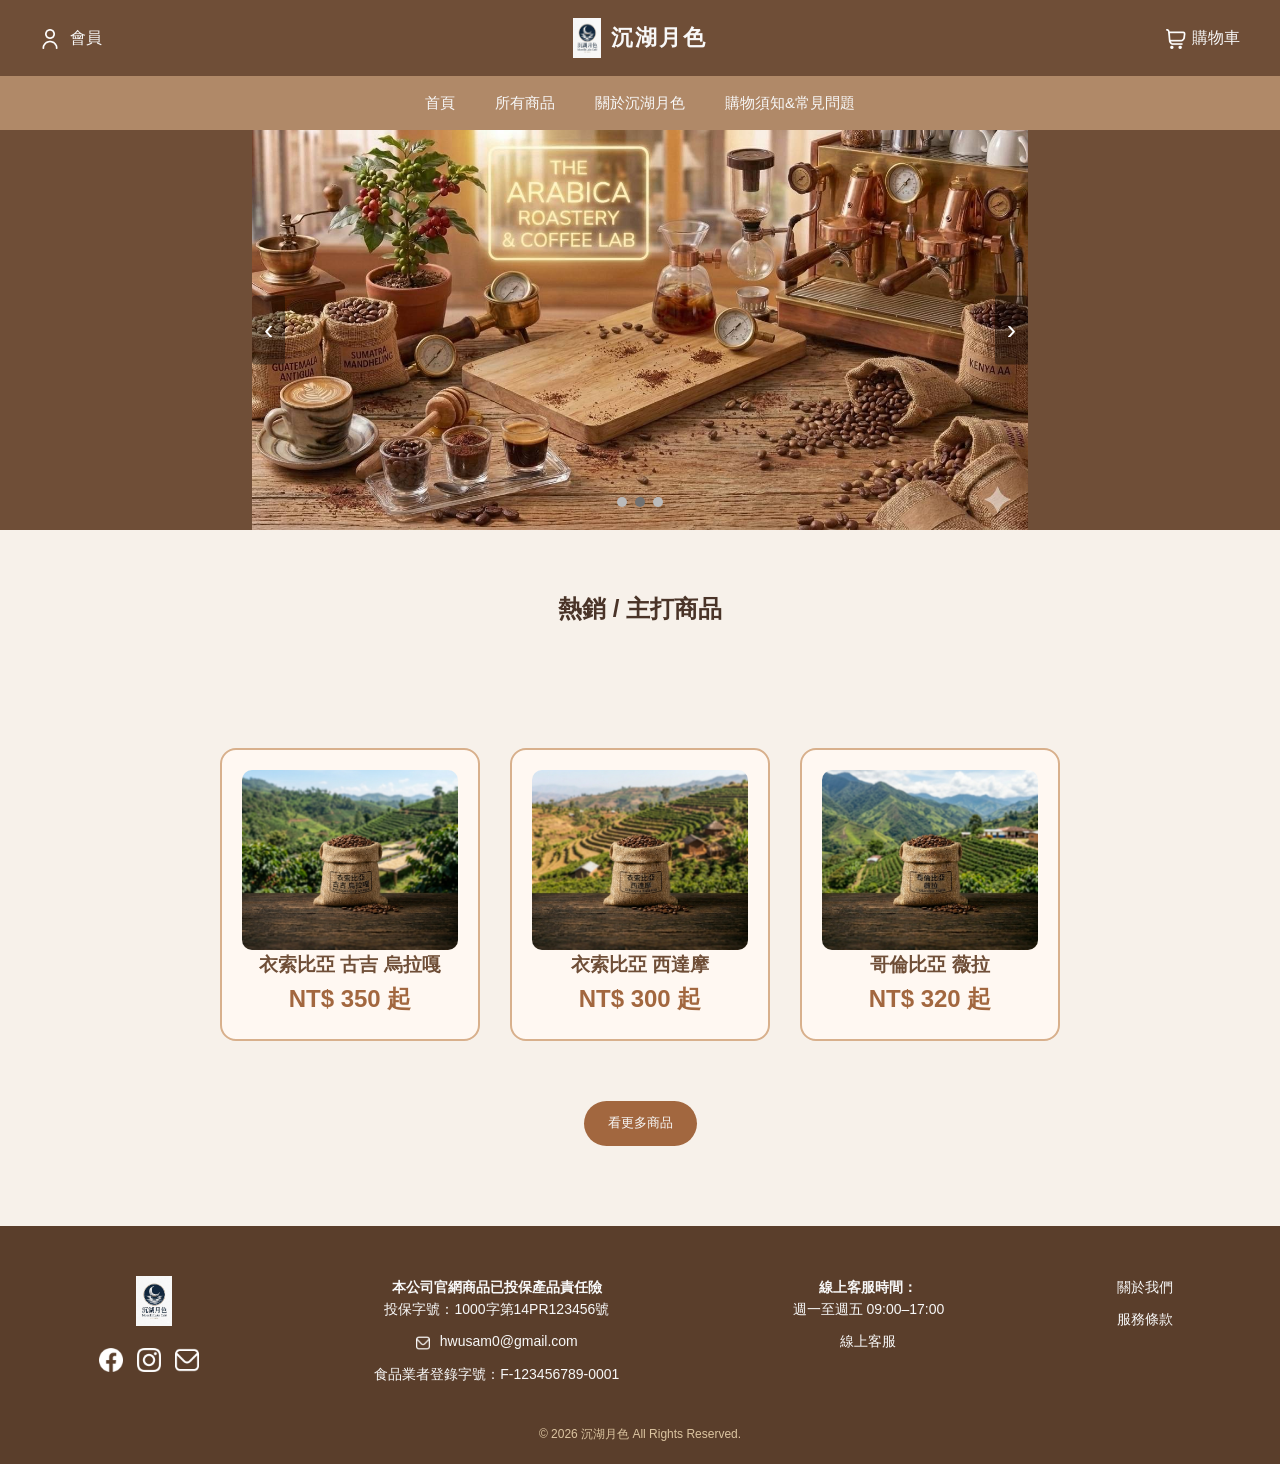
<file: index.html>
<!DOCTYPE html>
<html lang="zh-Hant">
<head>
  <meta charset="UTF-8">
  <meta name="viewport" content="width=device-width, initial-scale=1.0">
  <title>首頁｜沉湖月色</title>
  <link rel="stylesheet" href="assets/css/style.css">
</head>
<body>

  <!-- Header 導覽列 -->
  <header class="navbar">
    <div class="nav-left">
      <a href="member.html" class="member">
        <img src="assets/img/icon/user.png" class="nav-icon">
        <span id="memberText">會員</span>
      </a>
    </div>
    <div class="nav-center logo">
      <img src="assets/img/logo.jpg" alt="沉湖月色 Logo" class="site-logo">
      <span class="site-name">沉湖月色</span>
    </div>
    <div class="nav-right">
      <a href="cart.html" class="cart">
        <img src="assets/img/icon/shopping-cart.png" class="nav-icon">購物車
      </a>
    </div>
  </header>

  <!-- 次導覽列 -->
  <nav class="sub-nav">
    <a href="index.html">首頁</a>
    <a href="products.html">所有商品</a>
    <a href="about.html">關於沉湖月色</a>
    <a href="remind.html">購物須知&常見問題</a>
  </nav>

  <!-- 主視覺輪播 -->
  <section class="hero">
    <div class="slideshow-container">
      <div class="mySlides fade">
        <a href="product.html?id=p002"><img src="assets/img/hero/hero4.jpg" alt="商品 p002"></a>
      </div>
      <div class="mySlides fade">
        <a href="product.html?id=p005"><img src="assets/img/hero/hero5.jpg" alt="商品 p005"></a>
      </div>
      <div class="mySlides fade">
        <a href="product.html?id=p003"><img src="assets/img/hero/hero6.jpg" alt="商品 p003"></a>
      </div>
      <a class="prev" onclick="plusSlides(-1)">‹</a>
      <a class="next" onclick="plusSlides(1)">›</a>
    </div>
    <div class="dots">
      <span class="dot" onclick="currentSlides(0)"></span>
      <span class="dot" onclick="currentSlides(1)"></span>
      <span class="dot" onclick="currentSlides(2)"></span>
    </div>
  </section>

  <!-- 主打商品 -->
  <section class="featured">
    <h2 class="product-title">熱銷 / 主打商品</h2>
  </section>
  <section class="featured" id="featuredProducts"></section>

  <!-- 商品按鈕 -->
  <div class="to-products">
    <a href="products.html" class="btn">看更多商品</a>
  </div>

  <!-- Footer -->
  <footer class="footer footer-advanced">
    <div class="footer-container">
      <div class="footer-col">
        <img src="assets/img/logo.jpg" alt="沉湖月色 Logo" class="footer-logo">
        <div class="footer-social">
          <a href="https://www.facebook.com/profile.php?id=61590903743438&locale=zh_TW"><img src="assets/img/icon/facebook.png" alt="Facebook"></a>
          <a href="https://www.instagram.com/mumble_endless/"><img src="assets/img/icon/instagram.png" alt="Instagram"></a>
          <a href="mailto:hwusam0@gmail.com"><img src="assets/img/icon/envelope.png" alt="Email"></a>
        </div>
      </div>
      <div class="footer-col">
        <p><b>本公司官網商品已投保產品責任險</b><br>投保字號：1000字第14PR123456號</p>
        <p><img src="assets/img/icon/envelope.png" class="footer-icon"> hwusam0@gmail.com</p>
        <p>食品業者登錄字號：F-123456789-0001</p>
      </div>
      <div class="footer-col">
        <p><b>線上客服時間：</b><br>週一至週五 09:00–17:00</p>
        <a href="mailto:hwusam0@gmail.com"><p>線上客服</p></a>
      </div>
      <div class="footer-col">
        <a href="aboutus.html">關於我們</a>
        <a href="service.html">服務條款</a>
      </div>
    </div>
    <div class="footer-bottom">© 2026 沉湖月色 All Rights Reserved.</div>
  </footer>

  <!-- JS -->
  <script src="assets/js/popup.js"></script>
  <script src="assets/js/productsdata.js"></script>
  <script>
    // 主打商品渲染
    const featuredIds = ["p002", "p003", "p004"];
    
    const featuredContainer =
    document.getElementById("featuredProducts");
    
    featuredIds.forEach(id => {
    
      const product =
      products.find(p => p.id === id);
    
      if (!product) return;
    
      const firstPrice =
      Object.values(product.priceOptions)[0];
    
      const card =
      document.createElement("div");
    
      card.className = "product-card";
    
      card.innerHTML = `
        <a href="product.html?id=${product.id}">
          <div class="product-img">
            <img src="${product.image}" alt="${product.name}">
          </div>
    
          <h3 class="product-title">
            ${product.name}
          </h3>
    
          <p class="product-price">
            NT$ ${firstPrice} 起
          </p>
        </a>
      `;
    
      featuredContainer.appendChild(card);
    
    });
    </script>

  <script>
    // 輪播
    let slideIndex = 0, timer = null;
    document.addEventListener("DOMContentLoaded", () => {
      showSlides(slideIndex);
      autoPlay();
    });
    function plusSlides(n) { showSlides(slideIndex += n); }
    function currentSlides(n) { showSlides(slideIndex = n); }
    function showSlides(n) {
      clearTimeout(timer);
      const slides = document.getElementsByClassName("mySlides");
      const dots = document.getElementsByClassName("dot");
      if (n >= slides.length) slideIndex = 0;
      if (n < 0) slideIndex = slides.length - 1;
      for (let i = 0; i < slides.length; i++) slides[i].style.display = "none";
      for (let i = 0; i < dots.length; i++) dots[i].classList.remove("active");
      slides[slideIndex].style.display = "block";
      dots[slideIndex].classList.add("active");
    }
    function autoPlay() {
      slideIndex++;
      showSlides(slideIndex);
      timer = setTimeout(autoPlay, 3000);
    }
  </script>
  <script>
const currentUser =
JSON.parse(localStorage.getItem("currentUser"));

if(currentUser){

  document.getElementById("memberText")
  .textContent =
  currentUser.username;

}
</script>
</body>
</html>
</file>
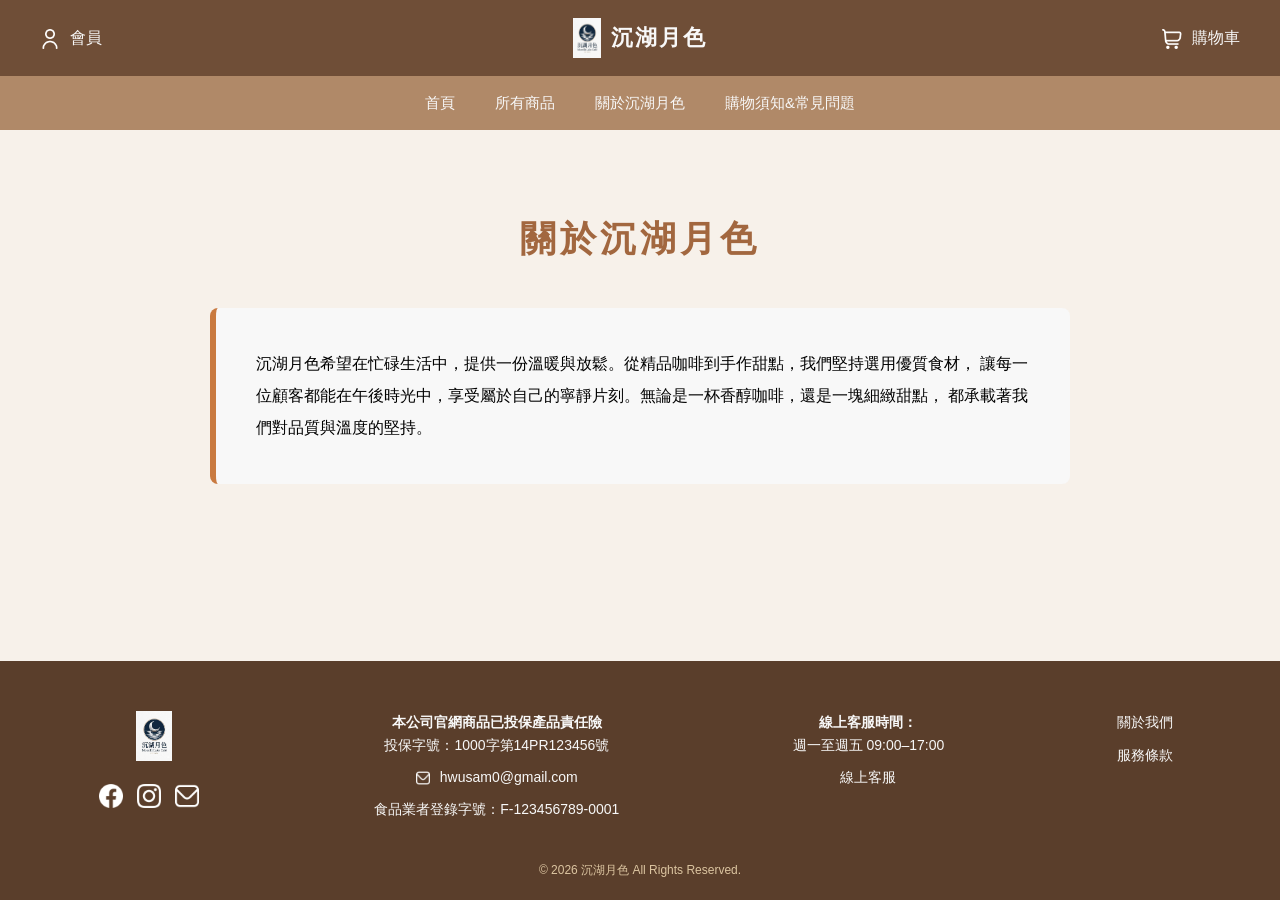
<file: about.html>
<!DOCTYPE html>
<html lang="en">
<head>
    <meta charset="UTF-8">
    <meta name="viewport" content="width=device-width, initial-scale=1.0">
    <title>關於沉湖月色｜沉湖月色</title>
    <link rel="stylesheet" href="assets/css/style.css">
</head>
<body>
    <header class="navbar">
        <div class="nav-left">
          <a href="member.html" class="member">
            <img src="assets/img/icon/user.png" class="nav-icon">
            <span id="memberText">會員</span>
          </a>
        </div>
        
        <div class="nav-center logo">
            <img src="assets/img/logo.jpg" alt="沉湖月色 Logo" class="site-logo">
            <span class="site-name">沉湖月色</span>
          </div>
        
        <div class="nav-right">
            <a href="cart.html" class="cart">
                <img src="assets/img/icon/shopping-cart.png" class="nav-icon">
                購物車
              </a>
        </div>
    </header>

    <nav class="sub-nav">
        <a href="index.html">首頁</a>
        <a href="products.html">所有商品</a>
        <a href="about.html">關於沉湖月色</a>
        <a href="remind.html">購物須知&常見問題</a>
    </nav>

    <section class="page">
        <h2 class="title">關於沉湖月色</h2>
        <p class="text">
          沉湖月色希望在忙碌生活中，提供一份溫暖與放鬆。從精品咖啡到手作甜點，我們堅持選用優質食材，
          讓每一位顧客都能在午後時光中，享受屬於自己的寧靜片刻。無論是一杯香醇咖啡，還是一塊細緻甜點，
          都承載著我們對品質與溫度的堅持。
        </p>
    </section>

    <footer class="footer footer-advanced">
        <div class="footer-container">
          <!--Logo社群-->
          <div class="footer-col">
            <img src="assets/img/logo.jpg" alt="沉湖月色 Logo" class="footer-logo">
      
            <div class="footer-social">
              <a href="https://www.facebook.com/profile.php?id=61590903743438&locale=zh_TW"><img src="assets/img/icon/facebook.png"></a>
              <a href="https://www.instagram.com/mumble_endless/"><img src="assets/img/icon/instagram.png"></a>
              <a href="mailto:hwusam0@gmail.com"><img src="assets/img/icon/envelope.png"></a>
            </div>
          </div>
          <!--公司資訊-->
          <div class="footer-col">
            <p>
              <b>本公司官網商品已投保產品責任險</b><br>
              投保字號：1000字第14PR123456號
            </p>
    
            <p>
              <img src="assets/img/icon/envelope.png" class="footer-icon">
              hwusam0@gmail.com
            </p>
      
            <p>
              食品業者登錄字號：F-123456789-0001
            </p>
          </div>
      
          <!--客服資訊-->
          <div class="footer-col">
            <p><b>線上客服時間：</b><br>週一至週五 09:00–17:00</p>
            <a href="mailto:hwusam0@gmail.com"><p>線上客服</p></a>
          </div>
      
          <!--網站連結-->
          <div class="footer-col">
            <a href="aboutus.html">關於我們</a>
            <a href="service.html">服務條款</a>
          </div>
      
        </div>
      
        <div class="footer-bottom">
          © 2026 沉湖月色 All Rights Reserved.
        </div>
      </footer>
      <script>
        const currentUser =
        JSON.parse(localStorage.getItem("currentUser"));
        
        if(currentUser){
        
          document.getElementById("memberText")
          .textContent =
          currentUser.username;
        
        }
        </script>
    
</body>
</html>
</file>
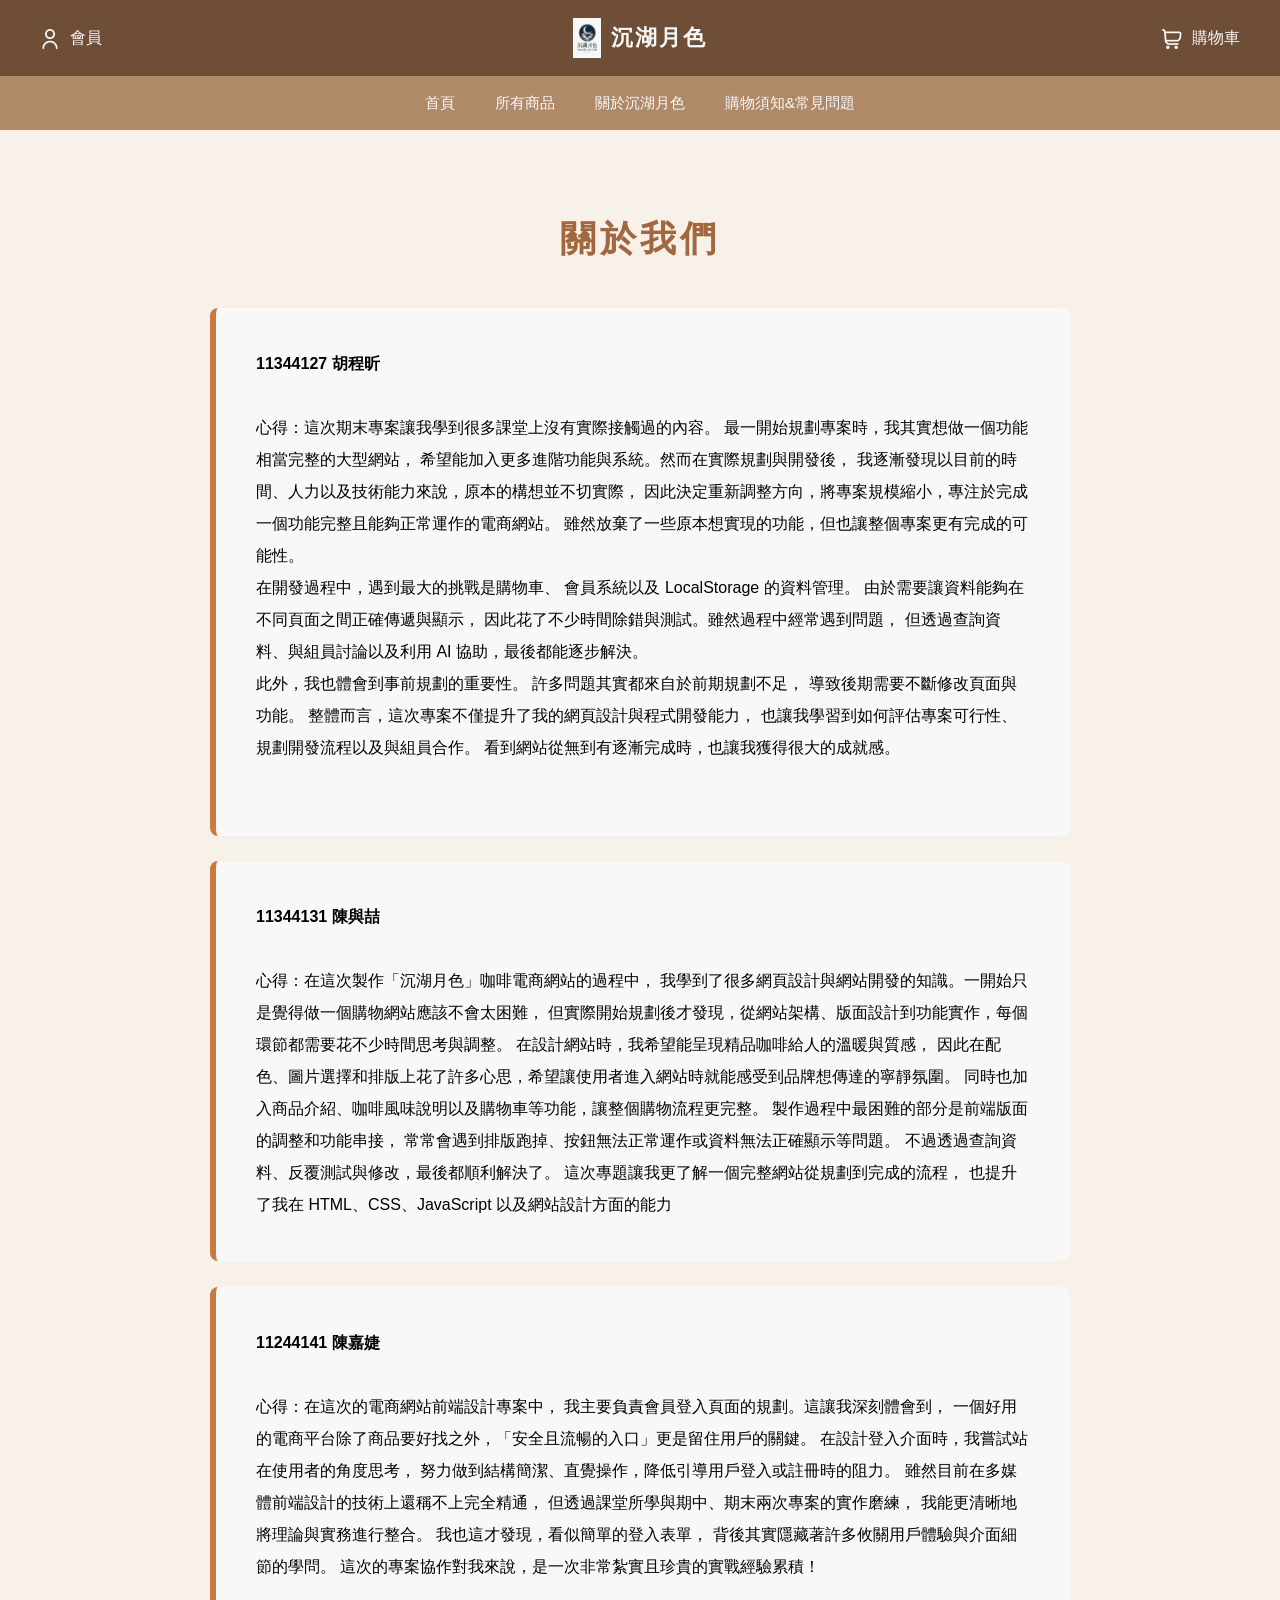
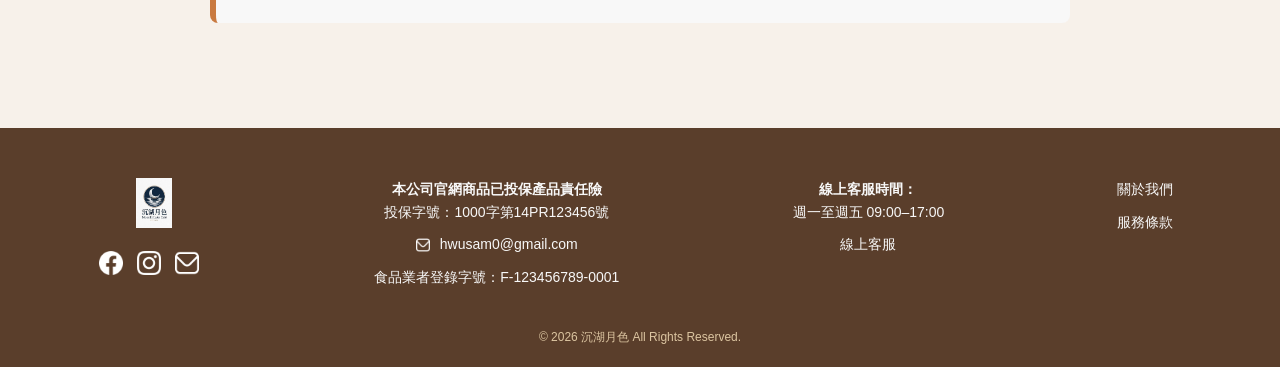
<file: aboutus.html>
<!DOCTYPE html>
<html lang="en">
<head>
    <meta charset="UTF-8">
    <meta name="viewport" content="width=device-width, initial-scale=1.0">
    <title>關於我們｜沉湖月色</title>
    <link rel="stylesheet" href="assets/css/style.css">
</head>
<script>
  const currentUser =
  JSON.parse(localStorage.getItem("currentUser"));
  
  if(currentUser){
  
    document.getElementById("memberText")
    .textContent =
    currentUser.username;
  
  }
  </script>
<body>
    <header class="navbar">
        <div class="nav-left">
          <a href="member.html" class="member">
            <img src="assets/img/icon/user.png" class="nav-icon">
            <span id="memberText">會員</span>
          </a>
        </div>
        
        <div class="nav-center logo">
            <img src="assets/img/logo.jpg" alt="沉湖月色 Logo" class="site-logo">
            <span class="site-name">沉湖月色</span>
          </div>
        
        <div class="nav-right">
            <a href="cart.html" class="cart">
                <img src="assets/img/icon/shopping-cart.png" class="nav-icon">
                購物車
              </a>
        </div>
    </header>

    <nav class="sub-nav">
        <a href="index.html">首頁</a>
        <a href="products.html">所有商品</a>
        <a href="about.html">關於沉湖月色</a>
        <a href="remind.html">購物須知&常見問題</a>
    </nav>

    <section class="page">
        <h2 class="title">關於我們</h2>
        <p class="text">
            <b>11344127 胡程昕</b>
          <br><br>
            心得：這次期末專案讓我學到很多課堂上沒有實際接觸過的內容。
            最一開始規劃專案時，我其實想做一個功能相當完整的大型網站，
            希望能加入更多進階功能與系統。然而在實際規劃與開發後，
            我逐漸發現以目前的時間、人力以及技術能力來說，原本的構想並不切實際，
            因此決定重新調整方向，將專案規模縮小，專注於完成一個功能完整且能夠正常運作的電商網站。
            雖然放棄了一些原本想實現的功能，但也讓整個專案更有完成的可能性。<br>

            在開發過程中，遇到最大的挑戰是購物車、
            會員系統以及 LocalStorage 的資料管理。
            由於需要讓資料能夠在不同頁面之間正確傳遞與顯示，
            因此花了不少時間除錯與測試。雖然過程中經常遇到問題，
            但透過查詢資料、與組員討論以及利用 AI 協助，最後都能逐步解決。<br>
            
            此外，我也體會到事前規劃的重要性。
            許多問題其實都來自於前期規劃不足，
            導致後期需要不斷修改頁面與功能。
            整體而言，這次專案不僅提升了我的網頁設計與程式開發能力，
            也讓我學習到如何評估專案可行性、規劃開發流程以及與組員合作。
            看到網站從無到有逐漸完成時，也讓我獲得很大的成就感。<br><br>
        </p><br>
        <p class="text">
          <b>11344131 陳與喆</b>
        <br><br>
          心得：在這次製作「沉湖月色」咖啡電商網站的過程中，
          我學到了很多網頁設計與網站開發的知識。一開始只是覺得做一個購物網站應該不會太困難，
          但實際開始規劃後才發現，從網站架構、版面設計到功能實作，每個環節都需要花不少時間思考與調整。

          在設計網站時，我希望能呈現精品咖啡給人的溫暖與質感，
          因此在配色、圖片選擇和排版上花了許多心思，希望讓使用者進入網站時就能感受到品牌想傳達的寧靜氛圍。
          同時也加入商品介紹、咖啡風味說明以及購物車等功能，讓整個購物流程更完整。
          
          製作過程中最困難的部分是前端版面的調整和功能串接，
          常常會遇到排版跑掉、按鈕無法正常運作或資料無法正確顯示等問題。
          不過透過查詢資料、反覆測試與修改，最後都順利解決了。
          這次專題讓我更了解一個完整網站從規劃到完成的流程，
          也提升了我在 HTML、CSS、JavaScript 以及網站設計方面的能力
      </p><br>
      <p class="text">
        <b>11244141 陳嘉婕
        </b>
      <br><br>
        心得：在這次的電商網站前端設計專案中，
        我主要負責會員登入頁面的規劃。這讓我深刻體會到，
        一個好用的電商平台除了商品要好找之外，「安全且流暢的入口」更是留住用戶的關鍵。

        在設計登入介面時，我嘗試站在使用者的角度思考，
        努力做到結構簡潔、直覺操作，降低引導用戶登入或註冊時的阻力。
        雖然目前在多媒體前端設計的技術上還稱不上完全精通，
        但透過課堂所學與期中、期末兩次專案的實作磨練，
        我能更清晰地將理論與實務進行整合。
        我也這才發現，看似簡單的登入表單，
        背後其實隱藏著許多攸關用戶體驗與介面細節的學問。
        這次的專案協作對我來說，是一次非常紮實且珍貴的實戰經驗累積！
    </p><br>
    
    </section>

    <footer class="footer footer-advanced">
        <div class="footer-container">
          <!--Logo社群-->
          <div class="footer-col">
            <img src="assets/img/logo.jpg" alt="沉湖月色 Logo" class="footer-logo">
      
            <div class="footer-social">
              <a href="https://www.facebook.com/profile.php?id=61590903743438&locale=zh_TW"><img src="assets/img/icon/facebook.png"></a>
              <a href="https://www.instagram.com/mumble_endless/"><img src="assets/img/icon/instagram.png"></a>
              <a href="mailto:hwusam0@gmail.com"><img src="assets/img/icon/envelope.png"></a>
            </div>
          </div>
          <!--公司資訊-->
          <div class="footer-col">
            <p>
              <b>本公司官網商品已投保產品責任險</b><br>
              投保字號：1000字第14PR123456號
            </p>
    
            <p>
              <img src="assets/img/icon/envelope.png" class="footer-icon">
              hwusam0@gmail.com
            </p>
      
            <p>
              食品業者登錄字號：F-123456789-0001
            </p>
          </div>
      
          <!--客服資訊-->
          <div class="footer-col">
            <p><b>線上客服時間：</b><br>週一至週五 09:00–17:00</p>
            <a href="mailto:hwusam0@gmail.com"><p>線上客服</p></a>
          </div>
      
          <!--網站連結-->
          <div class="footer-col">
            <a href="aboutus.html">關於我們</a>
            <a href="service.html">服務條款</a>
          </div>
      
        </div>
      
        <div class="footer-bottom">
          © 2026 沉湖月色 All Rights Reserved.
        </div>
      </footer>
    
</body>
</html>
</file>
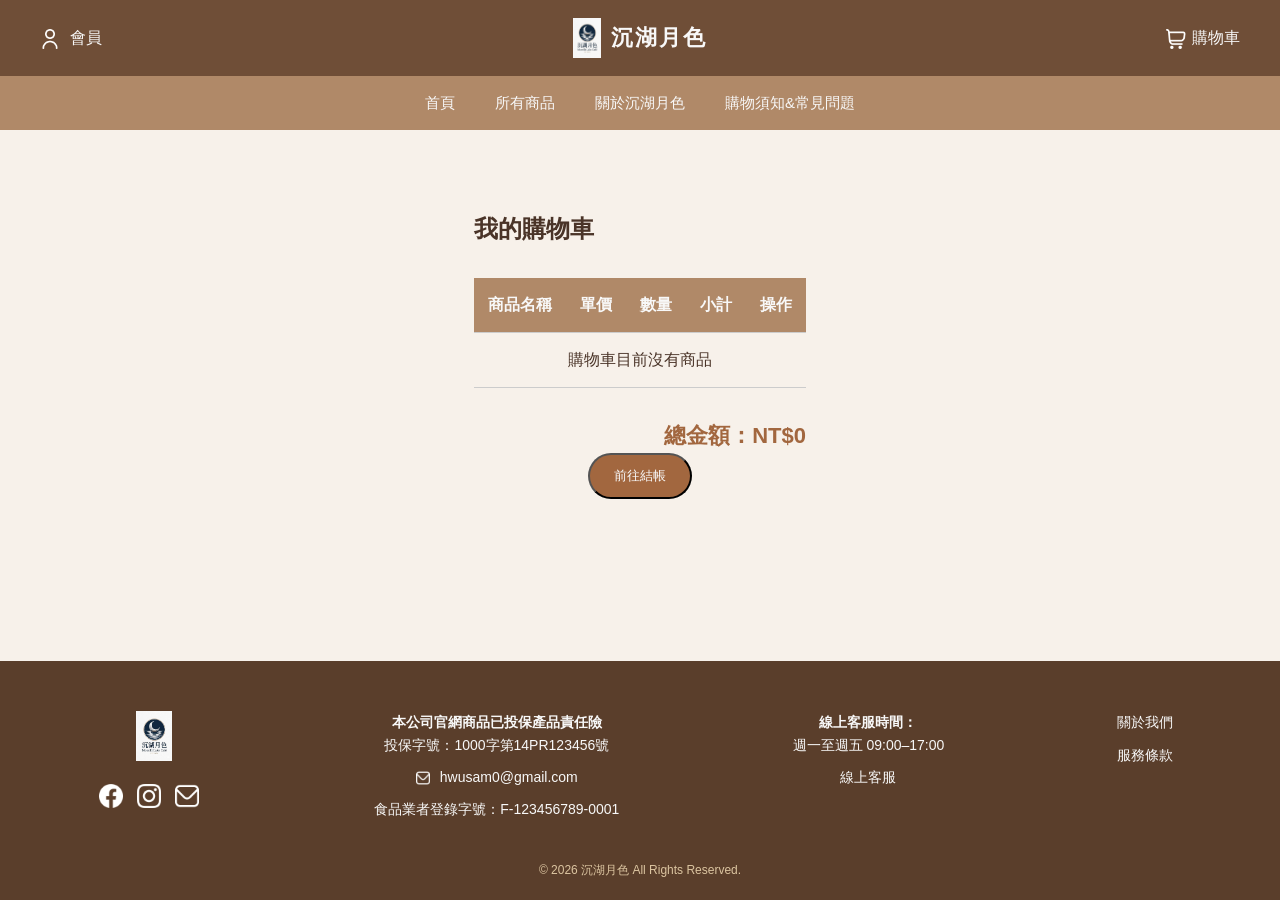
<file: cart.html>
<!DOCTYPE html>
<html lang="zh-Hant">
<head>
  <meta charset="UTF-8">
  <meta name="viewport" content="width=device-width, initial-scale=1.0">
  <title>購物車｜沉湖月色</title>
  <link rel="stylesheet" href="assets/css/style.css">
</head>
<body>
  <header class="navbar">
    <div class="nav-left">
      <a href="member.html" class="member">
        <img src="assets/img/icon/user.png" class="nav-icon">
        <span id="memberText">會員</span>
      </a>
    </div>
    <div class="nav-center logo">
      <img src="assets/img/logo.jpg" alt="沉湖月色 Logo" class="site-logo">
      <span class="site-name">沉湖月色</span>
    </div>
    <div class="nav-right">
      <a href="cart.html" class="cart">
        <img src="assets/img/icon/shopping-cart.png" class="nav-icon">購物車
      </a>
    </div>
  </header>

  <nav class="sub-nav">
    <a href="index.html">首頁</a>
    <a href="products.html">所有商品</a>
    <a href="about.html">關於沉湖月色</a>
    <a href="remind.html">購物須知&常見問題</a>
  </nav>

  <main class="cart-page">
    <h2 class="page-title">我的購物車</h2>

    <table class="cart-table">
      <thead>
        <tr>
          <th>商品名稱</th>
          <th>單價</th>
          <th>數量</th>
          <th>小計</th>
          <th>操作</th>
        </tr>
      </thead>
      <tbody id="cartBody"></tbody>
    </table>

    <div class="cart-total">
      總金額：<span id="totalPrice">NT$0</span>
    </div>

    <div class="to-products">
      <button
        class="btn"
        id="checkoutBtn">
        前往結帳
      </button>
    </div>
  </main>

  <footer class="footer footer-advanced">
    <div class="footer-container">
      <div class="footer-col">
        <img src="assets/img/logo.jpg" alt="沉湖月色 Logo" class="footer-logo">
        <div class="footer-social">
          <a href="https://www.facebook.com/profile.php?id=61590903743438&locale=zh_TW"><img src="assets/img/icon/facebook.png"></a>
          <a href="https://www.instagram.com/mumble_endless/"><img src="assets/img/icon/instagram.png"></a>
          <a href="mailto:hwusam0@gmail.com"><img src="assets/img/icon/envelope.png"></a>
        </div>
      </div>
      <div class="footer-col">
        <p><b>本公司官網商品已投保產品責任險</b><br>投保字號：1000字第14PR123456號</p>
        <p><img src="assets/img/icon/envelope.png" class="footer-icon"> hwusam0@gmail.com</p>
        <p>食品業者登錄字號：F-123456789-0001</p>
      </div>
      <div class="footer-col">
        <p><b>線上客服時間：</b><br>週一至週五 09:00–17:00</p>
        <a href="mailto:hwusam0@gmail.com"><p>線上客服</p></a>
      </div>
      <div class="footer-col">
        <a href="aboutus.html">關於我們</a>
        <a href="service.html">服務條款</a>
      </div>
    </div>
    <div class="footer-bottom">© 2026 沉湖月色 All Rights Reserved.</div>
  </footer>

  <script>
    const currentUser =
    JSON.parse(localStorage.getItem("currentUser"));
    
    if(currentUser){
    
      document.getElementById("memberText")
      .textContent =
      currentUser.username;
    
    }
    </script>
    
    <script src="assets/js/cartpage.js"></script>
    
</body>
</html>
</file>
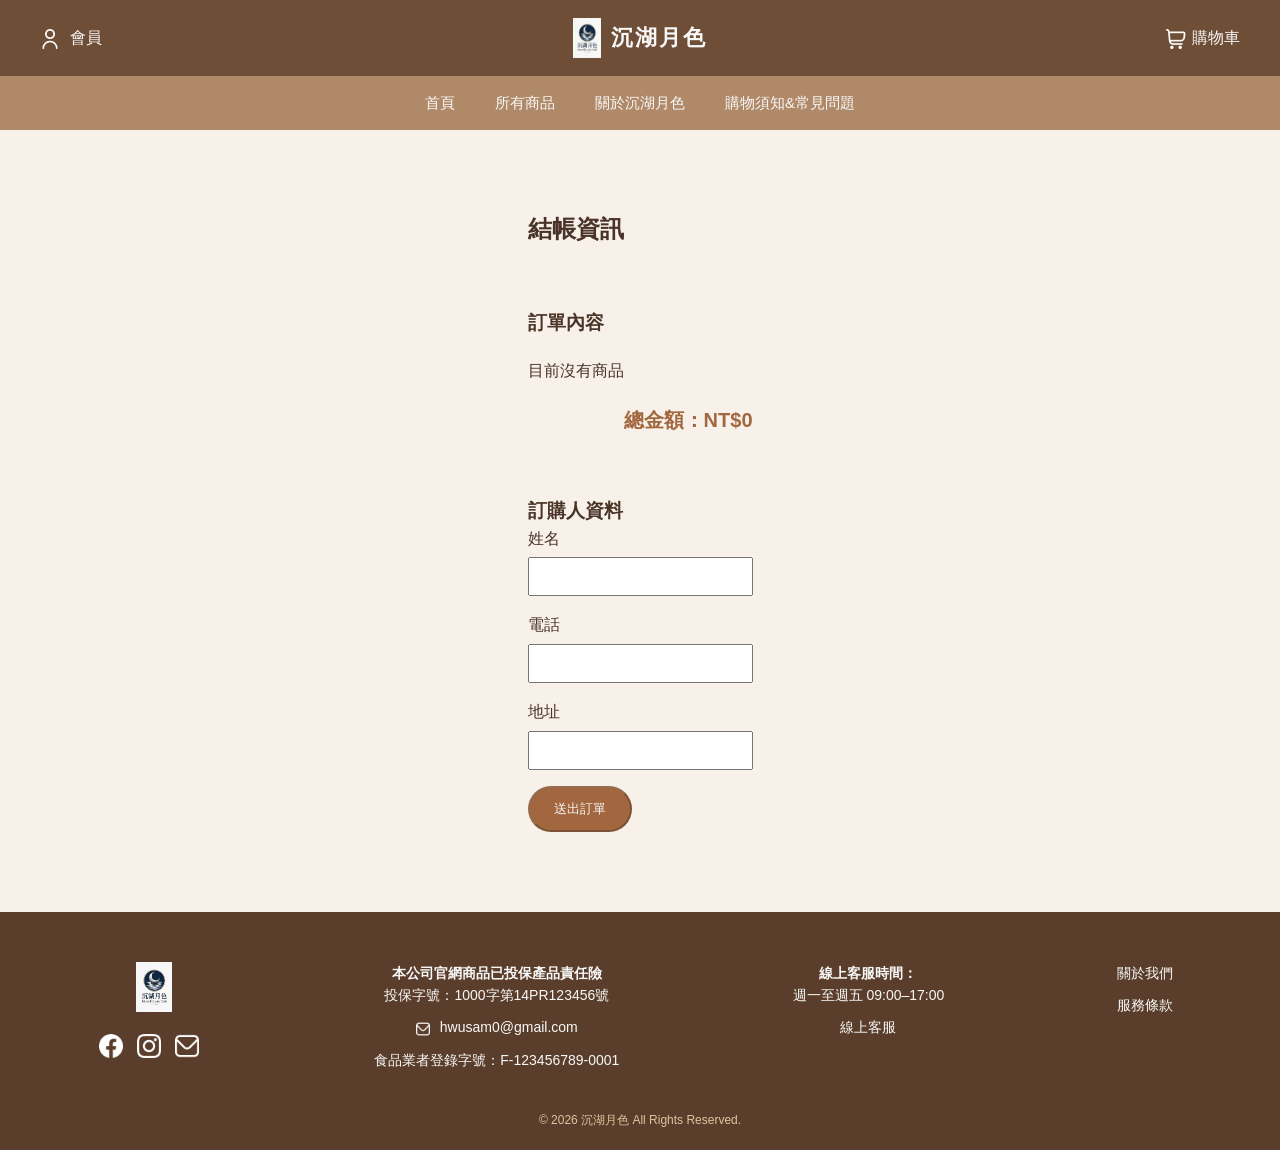
<file: checkout.html>
<!DOCTYPE html>
<html lang="zh-Hant">
<head>
  <meta charset="UTF-8">
  <meta name="viewport" content="width=device-width, initial-scale=1.0">
  <title>結帳｜沉湖月色</title>
  <link rel="stylesheet" href="assets/css/style.css">
</head>
<body>
  <header class="navbar">
    <div class="nav-left">
      <a href="member.html" class="member">
        <img src="assets/img/icon/user.png" class="nav-icon">
        <span id="memberText">會員</span>
      </a>
    </div>
    <div class="nav-center logo">
      <img src="assets/img/logo.jpg" alt="沉湖月色 Logo" class="site-logo">
      <span class="site-name">沉湖月色</span>
    </div>
    <div class="nav-right">
      <a href="cart.html" class="cart">
        <img src="assets/img/icon/shopping-cart.png" class="nav-icon">購物車
      </a>
    </div>
  </header>

  <nav class="sub-nav">
    <a href="index.html">首頁</a>
    <a href="products.html">所有商品</a>
    <a href="about.html">關於沉湖月色</a>
    <a href="remind.html">購物須知&常見問題</a>
  </nav>

  <main class="checkout-page">
    <h2 class="product-title">結帳資訊</h2>

    <!-- 訂單摘要 -->
    <section class="order-summary">
      <h3>訂單內容</h3>
      <ul id="orderList"></ul>
      <p class="order-total">
        總金額：<span id="checkoutTotal">NT$0</span>
      </p>
    </section>

    <!-- 訂購人資料 -->
    <section class="checkout-form">
      <h3>訂購人資料</h3>
      <label>姓名<input type="text" id="name" required></label>
      <label>電話<input type="tel" id="phone" required></label>
      <label>地址<input type="text" id="address" required></label>
      <button id="submitOrderBtn" class="btn">送出訂單</button>
    </section>
  </main>

  <footer class="footer footer-advanced">
    <div class="footer-container">
      <div class="footer-col">
        <img src="assets/img/logo.jpg" alt="沉湖月色 Logo" class="footer-logo">
        <div class="footer-social">
          <a href="https://www.facebook.com/profile.php?id=61590903743438&locale=zh_TW"><img src="assets/img/icon/facebook.png"></a>
          <a href="https://www.instagram.com/mumble_endless/"><img src="assets/img/icon/instagram.png"></a>
          <a href="mailto:hwusam0@gmail.com"><img src="assets/img/icon/envelope.png"></a>
        </div>
      </div>
      <div class="footer-col">
        <p><b>本公司官網商品已投保產品責任險</b><br>投保字號：1000字第14PR123456號</p>
        <p><img src="assets/img/icon/envelope.png" class="footer-icon"> hwusam0@gmail.com</p>
        <p>食品業者登錄字號：F-123456789-0001</p>
      </div>
      <div class="footer-col">
        <p><b>線上客服時間：</b><br>週一至週五 09:00–17:00</p>
        <a href="mailto:hwusam0@gmail.com"><p>線上客服</p></a>
      </div>
      <div class="footer-col">
        <a href="aboutus.html">關於我們</a>
        <a href="service.html">服務條款</a>
      </div>
    </div>
    <div class="footer-bottom">© 2026 沉湖月色 All Rights Reserved.</div>
  </footer>

  <script>
    const currentUser =
    JSON.parse(localStorage.getItem("currentUser"));
    
    if(currentUser){
    
      document.getElementById("memberText")
      .textContent =
      currentUser.username;
    
    }
    </script>
    
    <script src="assets/js/checkout.js"></script>
    
  </body>
</html>
</file>
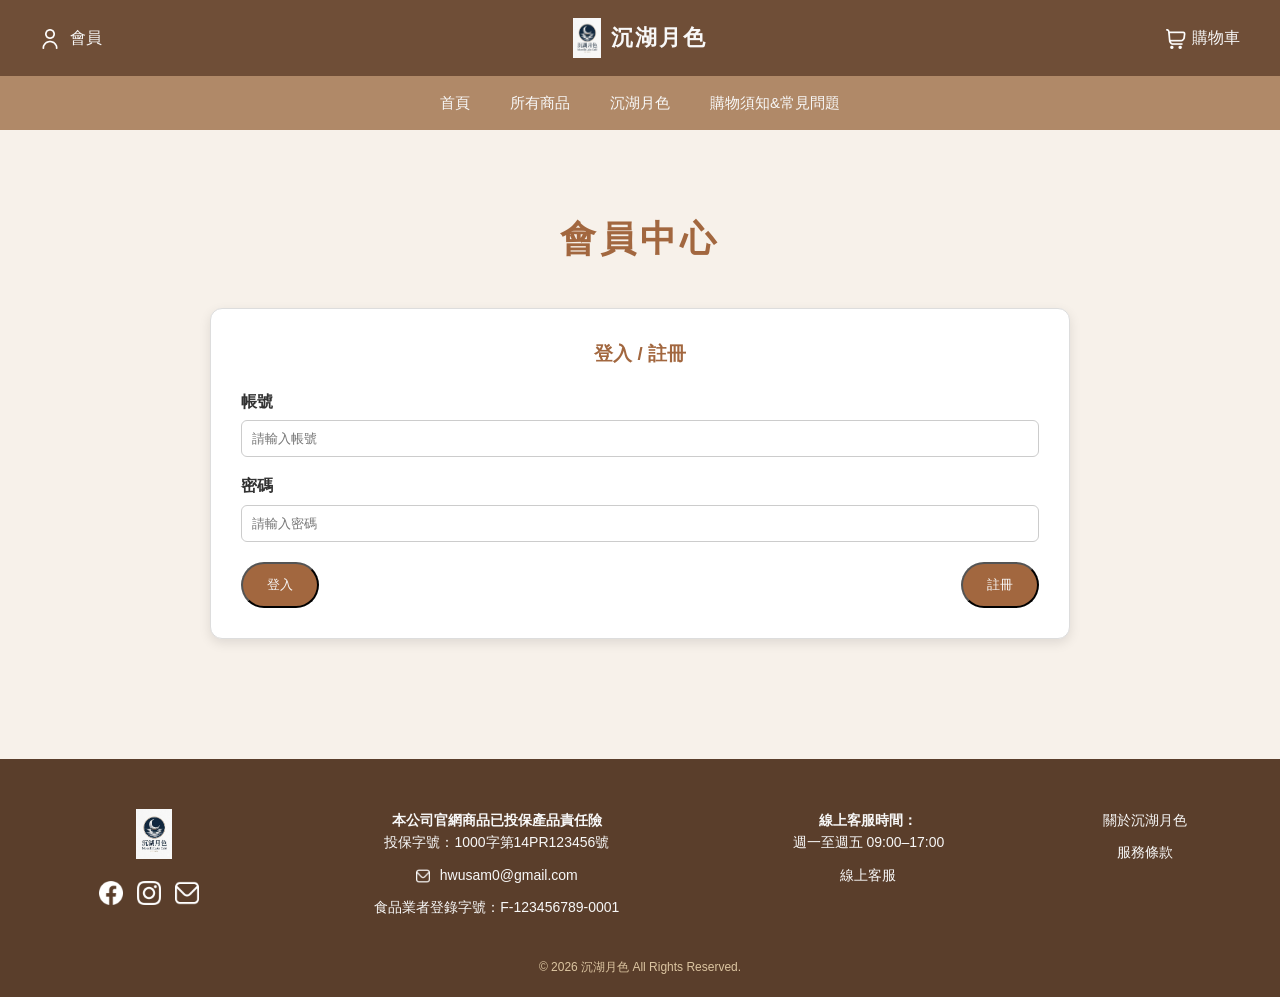
<file: member.html>
<!DOCTYPE html>
<html lang="zh-Hant">
<head>
  <meta charset="UTF-8">
  <meta name="viewport" content="width=device-width, initial-scale=1.0">
  <title>會員中心｜沉湖月色</title>
  <link rel="stylesheet" href="assets/css/style.css">
</head>
<body>
  <!-- Header 導覽列 -->
  <header class="navbar">
    <div class="nav-left">
      <a href="member.html" class="member">
        <img src="assets/img/icon/user.png" class="nav-icon">
        <span id="memberText">會員</span>
      </a>
    </div>
    <div class="nav-center logo">
      <img src="assets/img/logo.jpg" alt="沉湖月色 Logo" class="site-logo">
      <span class="site-name">沉湖月色</span>
    </div>
    <div class="nav-right">
      <a href="cart.html" class="cart">
        <img src="assets/img/icon/shopping-cart.png" class="nav-icon">購物車
      </a>
    </div>
  </header>

  <!-- 次導覽列 -->
  <nav class="sub-nav">
    <a href="index.html">首頁</a>
    <a href="products.html">所有商品</a>
    <a href="about.html">沉湖月色</a>
    <a href="remind.html">購物須知&常見問題</a>
  </nav>

  <!-- 會員中心 -->
  <section class="page">
    <h2 class="title">會員中心</h2>
  
    <!-- 登入/註冊表單 -->
    <form id="loginForm" class="form-box">
      <h3>登入 / 註冊</h3>
      <div class="form-group">
        <label for="username">帳號</label>
        <input type="text" id="username" placeholder="請輸入帳號">
      </div>
      <div class="form-group">
        <label for="password">密碼</label>
        <input type="password" id="password" placeholder="請輸入密碼">
      </div>
      <div class="form-actions">
        <button type="submit" class="btn">登入</button>
        <button type="button" id="registerBtn" class="btn">註冊</button>
      </div>
    </form>
  
    <!-- 登入後顯示會員資訊 -->
    <div id="userInfo" class="form-box hidden">
      <h3>會員資訊</h3>
      <p>Hi，<span id="userName"></span></p>
      <button id="logoutBtn" class="btn">登出</button>

      <!-- 購買記錄 -->
      <h3 style="margin-top:20px;">購買記錄</h3>
      <table id="purchaseHistoryTable" class="history-table">
        <thead>
          <tr>
            <th>日期</th>
            <th>商品</th>
            <th>重量</th>
            <th>研磨方式</th>
            <th>數量</th>
            <th>金額</th>
            <th>收件人</th>
            <th>電話</th>
            <th>地址</th>
            <th>操作</th>
          </tr>
          </thead>
        <tbody id="purchaseHistory"></tbody>
      </table>

      <!-- 我的評論 -->
      <h3 style="margin-top:30px;">我的評論</h3>
      <ul id="myReviews" class="review-list"></ul>

      <!-- 會員資料編輯表單 -->
      <h3 style="margin-top:30px;">編輯會員資料</h3>
      <form id="editForm">
        <div class="form-group">
          <label for="email">信箱</label>
          <input type="email" id="email" placeholder="更新信箱">
        </div>
        <div class="form-group">
          <label for="newPassword">新密碼</label>
          <input type="password" id="newPassword" placeholder="輸入新密碼">
        </div>
        <div class="form-actions">
          <button type="submit" class="btn">更新資料</button>
        </div>
      </form>
    </div>

  </section>
  

  <!-- Footer -->
  <footer class="footer footer-advanced">
    <div class="footer-container">
      <div class="footer-col">
        <img src="assets/img/logo.jpg" alt="沉湖月色 Logo" class="footer-logo">
        <div class="footer-social">
          <a href="https://www.facebook.com/profile.php?id=61590903743438&locale=zh_TW"><img src="assets/img/icon/facebook.png" alt="Facebook"></a>
          <a href="https://www.instagram.com/mumble_endless/"><img src="assets/img/icon/instagram.png" alt="Instagram"></a>
          <a href="mailto:hwusam0@gmail.com"><img src="assets/img/icon/envelope.png" alt="Email"></a>
        </div>
      </div>
      <div class="footer-col">
        <p><b>本公司官網商品已投保產品責任險</b><br>投保字號：1000字第14PR123456號</p>
        <p><img src="assets/img/icon/envelope.png" class="footer-icon"> hwusam0@gmail.com</p>
        <p>食品業者登錄字號：F-123456789-0001</p>
      </div>
      <div class="footer-col">
        <p><b>線上客服時間：</b><br>週一至週五 09:00–17:00</p>
        <a href="mailto:hwusam0@gmail.com"><p>線上客服</p></a>
      </div>
      <div class="footer-col">
        <a href="about.html">關於沉湖月色</a>
        <a href="service.html">服務條款</a>
      </div>
    </div>
    <div class="footer-bottom">© 2026 沉湖月色 All Rights Reserved.</div>
  </footer>

  <script src="assets/js/login.js"></script>
</body>
</html>
</file>
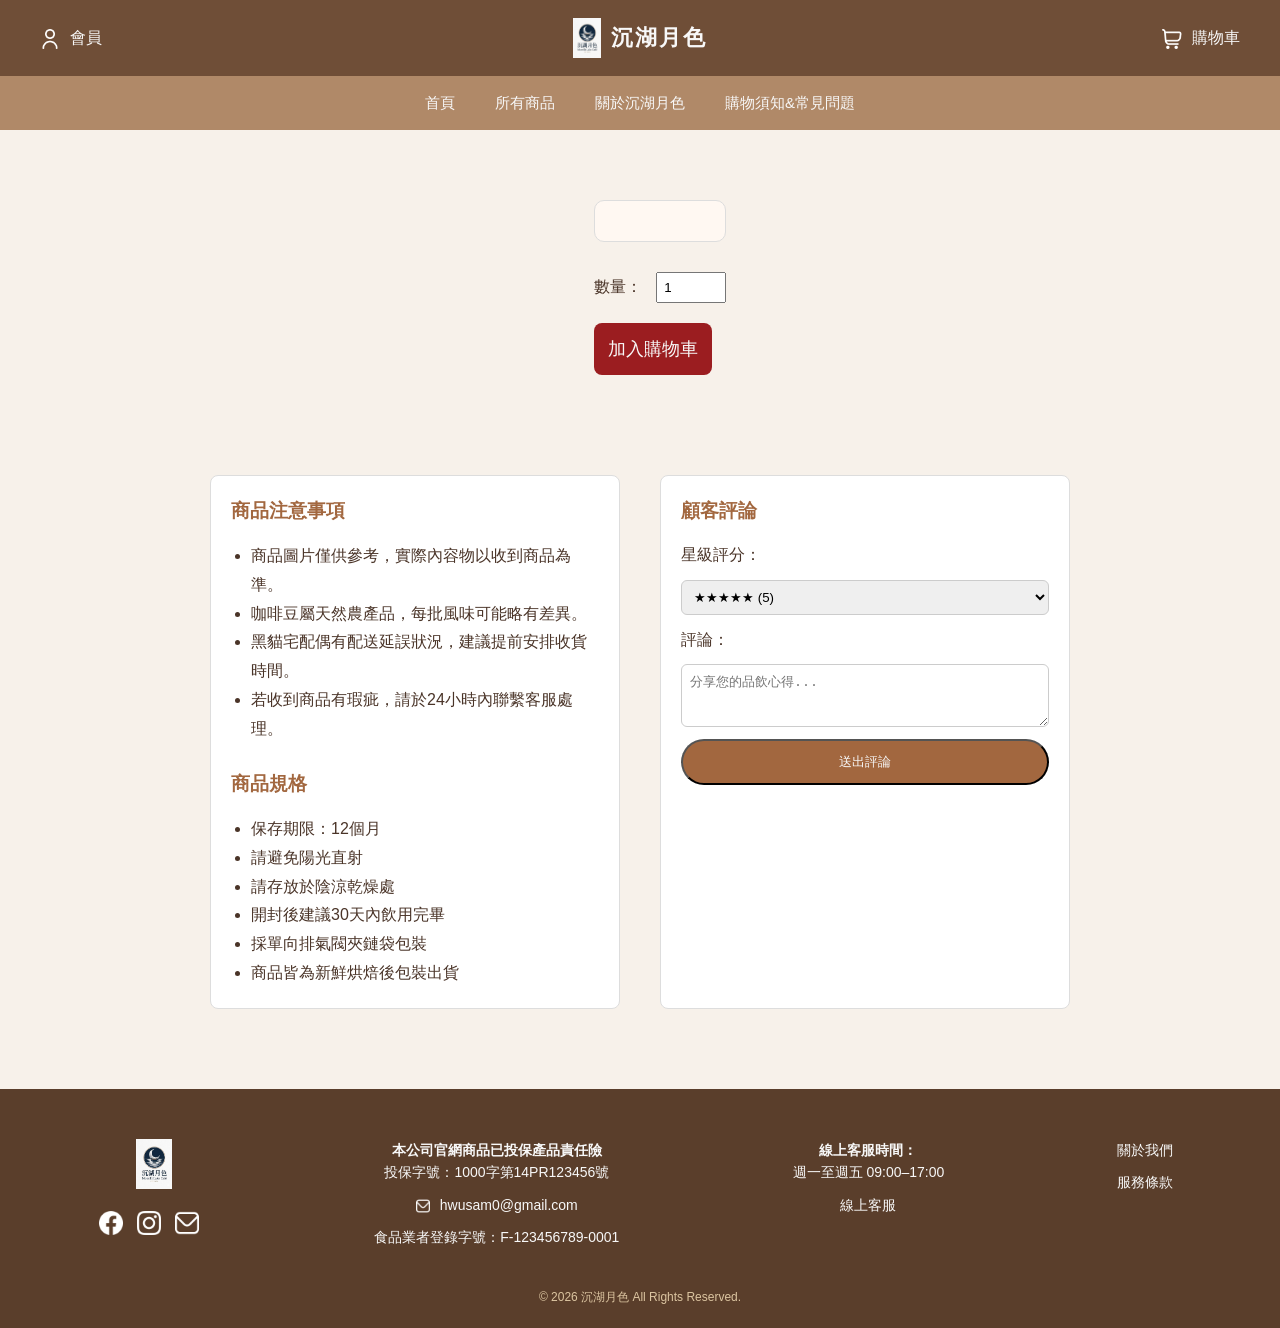
<file: product.html>
<!DOCTYPE html>
<html lang="zh-Hant">
<head>
  <meta charset="UTF-8">
  <meta name="viewport" content="width=device-width, initial-scale=1.0">
  <title>精品咖啡｜沉湖月色</title>
  <link rel="stylesheet" href="assets/css/style.css">
</head>
<body>

  <!-- Header -->
  <header class="navbar">
    <div class="nav-left">
      <a href="member.html" class="member">
        <img src="assets/img/icon/user.png" class="nav-icon">
        <span id="memberText">會員</span>
      </a>
    </div>

    <div class="nav-center logo">
      <img src="assets/img/logo.jpg" alt="沉湖月色 Logo" class="site-logo">
      <span class="site-name">沉湖月色</span>
    </div>

    <div class="nav-right">
      <a href="cart.html" class="cart">
        <img src="assets/img/icon/shopping-cart.png" class="nav-icon">
        購物車
      </a>
    </div>
  </header>

  <!-- 導覽列 -->
  <nav class="sub-nav">
    <a href="index.html">首頁</a>
    <a href="products.html">所有商品</a>
    <a href="about.html">關於沉湖月色</a>
    <a href="remind.html">購物須知&常見問題</a>
  </nav>

  <!-- 商品內容 -->
  <main class="product-detail">

    <div class="product-detail-img"></div>

    <div class="product-detail-info">

      <h1 class="product-name"></h1>

      <p class="product-desc"></p>

      <p class="product-size"></p>

      <p class="product-storage"></p>

      <!-- JS 動態產生重量與研磨方式 -->
      <div class="product-options"></div>

      <div class="product-qty">
        <label>數量：</label>
        <input type="number" value="1" min="1">
      </div>

      <button class="add-cart-btn big" id="addToCartBtn">
        加入購物車
      </button>

    </div>

  </main>

  <!-- 商品資訊 -->
  <section class="page product-extra">

    <div class="product-specs">

      <h3>商品注意事項</h3>

      <ul>
        <li>商品圖片僅供參考，實際內容物以收到商品為準。</li>
        <li>咖啡豆屬天然農產品，每批風味可能略有差異。</li>
        <li>黑貓宅配偶有配送延誤狀況，建議提前安排收貨時間。</li>
        <li>若收到商品有瑕疵，請於24小時內聯繫客服處理。</li>
      </ul>

      <br>

      <h3>商品規格</h3>

      <ul>
        <li>保存期限：12個月</li>
        <li>請避免陽光直射</li>
        <li>請存放於陰涼乾燥處</li>
        <li>開封後建議30天內飲用完畢</li>
        <li>採單向排氣閥夾鏈袋包裝</li>
        <li>商品皆為新鮮烘焙後包裝出貨</li>
      </ul>

    </div>

    <!-- 評論區 -->
    <div class="product-reviews">

      <h3>顧客評論</h3>

      <form id="reviewForm">

        <label for="rating">星級評分：</label>

        <select id="rating">
          <option value="5">★★★★★ (5)</option>
          <option value="4">★★★★☆ (4)</option>
          <option value="3">★★★☆☆ (3)</option>
          <option value="2">★★☆☆☆ (2)</option>
          <option value="1">★☆☆☆☆ (1)</option>
        </select>

        <label for="comment">評論：</label>

        <textarea
          id="comment"
          rows="3"
          placeholder="分享您的品飲心得..."
        ></textarea>

        <button type="submit" class="btn">
          送出評論
        </button>

      </form>

      <ul id="reviews" style="margin-top:20px;"></ul>

    </div>

  </section>

  <!-- Footer -->
  <footer class="footer footer-advanced">

    <div class="footer-container">

      <div class="footer-col">

        <img src="assets/img/logo.jpg"
             alt="沉湖月色 Logo"
             class="footer-logo">

        <div class="footer-social">
          <a href="https://www.facebook.com/profile.php?id=61590903743438&locale=zh_TW">
            <img src="assets/img/icon/facebook.png">
          </a>

          <a href="https://www.instagram.com/mumble_endless/">
            <img src="assets/img/icon/instagram.png">
          </a>

          <a href="mailto:alfiework3@gmail.com">
            <img src="assets/img/icon/envelope.png">
          </a>
        </div>

      </div>

      <div class="footer-col">

        <p>
          <b>本公司官網商品已投保產品責任險</b><br>
          投保字號：1000字第14PR123456號
        </p>

        <p>
          <img src="assets/img/icon/envelope.png"
               class="footer-icon">
               hwusam0@gmail.com
        </p>

        <p>
          食品業者登錄字號：F-123456789-0001
        </p>

      </div>

      <div class="footer-col">

        <p>
          <b>線上客服時間：</b><br>
          週一至週五 09:00–17:00
        </p>

        <a href="mailto:hwusam0@gmail.com">
          <p>線上客服</p>
        </a>

      </div>

      <div class="footer-col">
        <a href="aboutus.html">關於我們</a>
        <a href="service.html">服務條款</a>
      </div>

    </div>

    <div class="footer-bottom">
      © 2026 沉湖月色 All Rights Reserved.
    </div>

  </footer>

  <!-- JS -->
  <script src="assets/js/productsdata.js"></script>
  <script src="assets/js/product.js"></script>

</body>
</html>
</file>
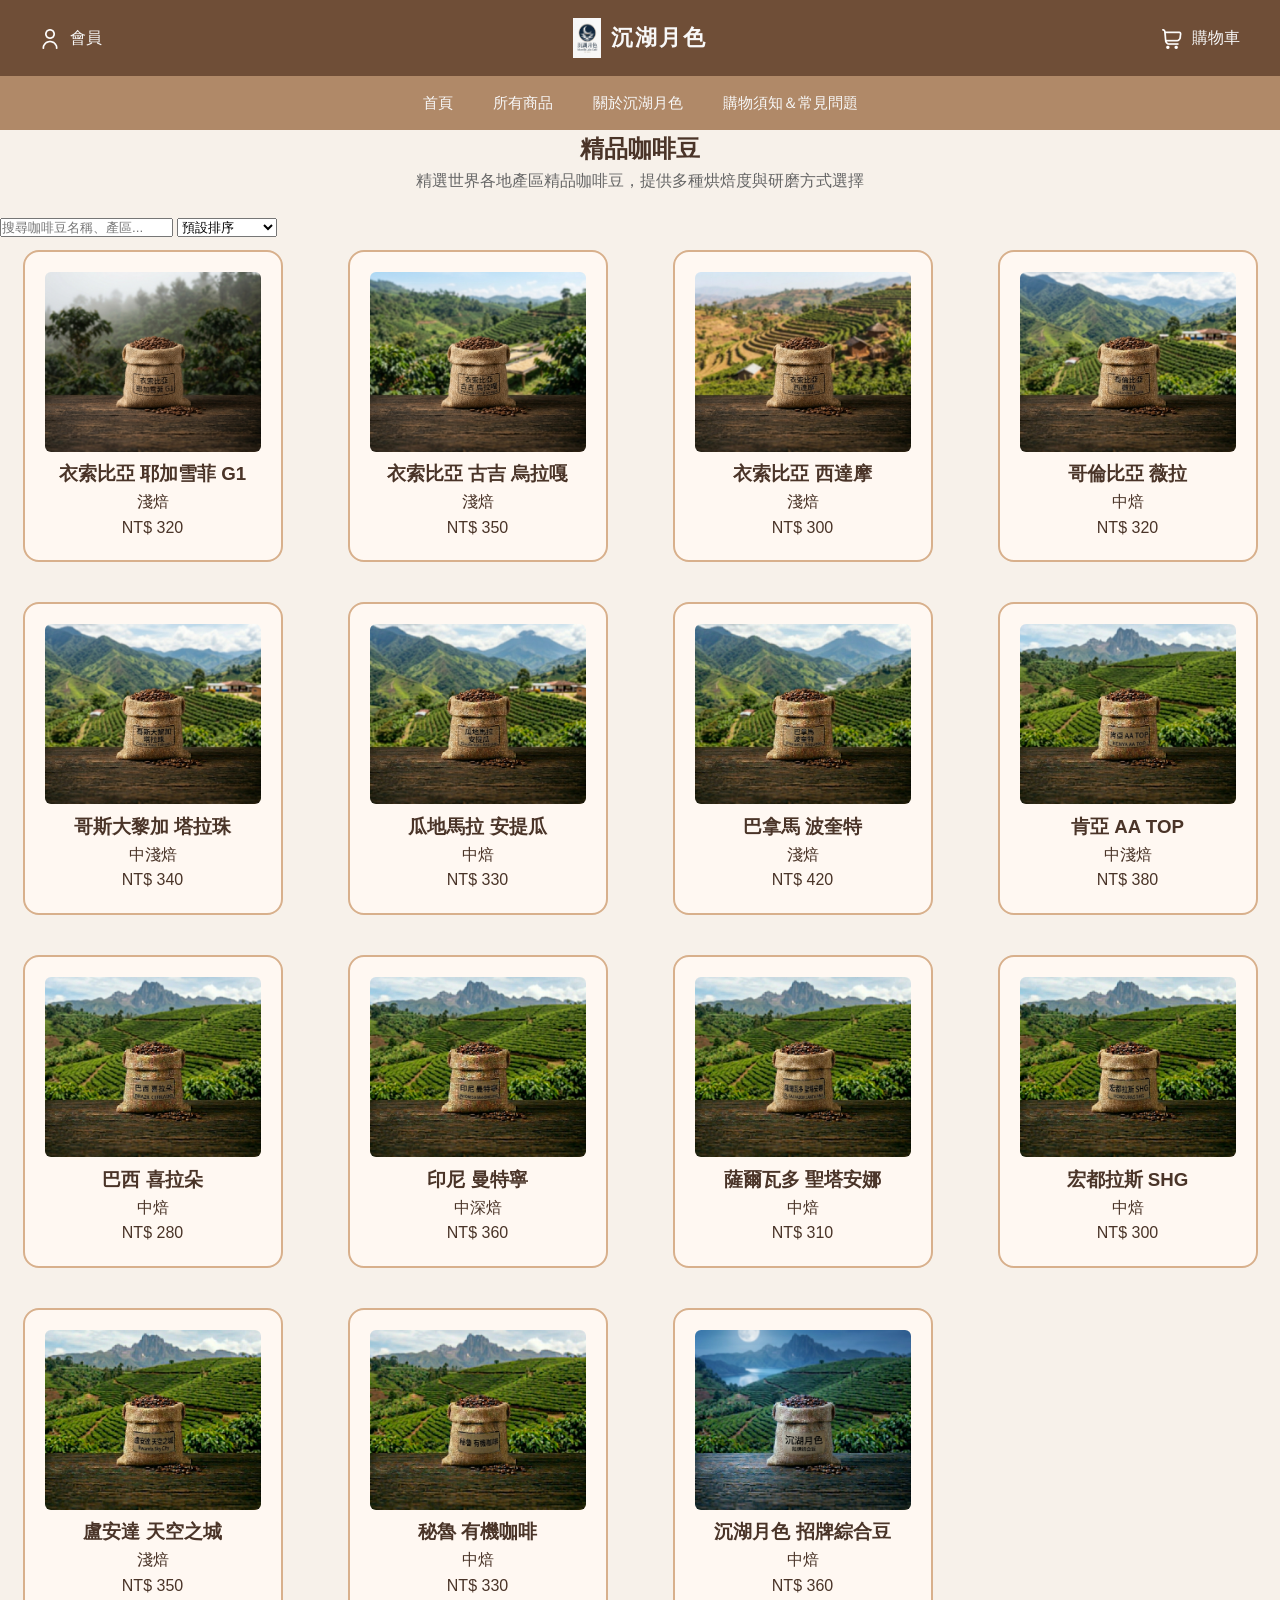
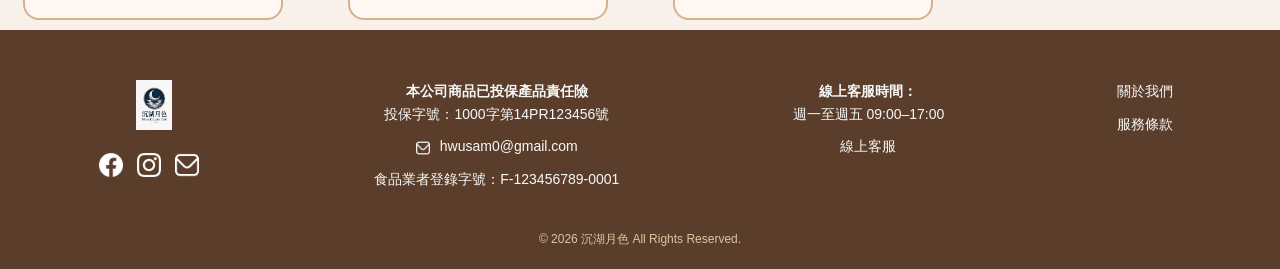
<file: products.html>
<!DOCTYPE html>
<html lang="zh-Hant">
<head>
  <meta charset="UTF-8">
  <meta name="viewport" content="width=device-width, initial-scale=1.0">
  <title>精品咖啡豆｜沉湖月色</title>
  <link rel="stylesheet" href="assets/css/style.css">
</head>
<body>

  <header class="navbar">
    <div class="nav-left">
      <a href="member.html" class="member">
        <img src="assets/img/icon/user.png" class="nav-icon">
        <span id="memberText">會員</span>
      </a>
    </div>

    <div class="nav-center logo">
      <img src="assets/img/logo.jpg" alt="沉湖月色 Logo" class="site-logo">
      <span class="site-name">沉湖月色</span>
    </div>

    <div class="nav-right">
      <a href="cart.html" class="cart">
        <img src="assets/img/icon/shopping-cart.png" class="nav-icon">
        購物車
      </a>
    </div>
  </header>

  <nav class="sub-nav">
    <a href="index.html">首頁</a>
    <a href="products.html">所有商品</a>
    <a href="about.html">關於沉湖月色</a>
    <a href="remind.html">購物須知＆常見問題</a>
  </nav>

  <main class="products-page">

    <h2 style="text-align:center;">
      精品咖啡豆
    </h2>

    <p style="text-align:center; color:#666; margin-bottom:20px;">
      精選世界各地產區精品咖啡豆，提供多種烘焙度與研磨方式選擇
    </p>

    <!-- 搜尋與排序 -->
    <div class="product-controls">

      <input
        type="text"
        id="searchInput"
        placeholder="搜尋咖啡豆名稱、產區..."
      >

      <select id="sortSelect">
        <option value="default">預設排序</option>
        <option value="price">價格由低到高</option>
      </select>

    </div>

    <!-- 商品列表 -->
    <section
      class="products-grid"
      id="productsGrid">
    </section>

  </main>

  <footer class="footer footer-advanced">

    <div class="footer-container">

      <!-- Logo與社群 -->
      <div class="footer-col">

        <img
          src="assets/img/logo.jpg"
          alt="沉湖月色 Logo"
          class="footer-logo"
        >

        <div class="footer-social">
          <a href="https://www.facebook.com/profile.php?id=61590903743438&locale=zh_TW">
            <img src="assets/img/icon/facebook.png">
          </a>

          <a href="https://www.instagram.com/mumble_endless/">
            <img src="assets/img/icon/instagram.png">
          </a>

          <a href="mailto:hwusam0@gmail.com">
            <img src="assets/img/icon/envelope.png">
          </a>
        </div>

      </div>

      <!-- 公司資訊 -->
      <div class="footer-col">

        <p>
          <b>本公司商品已投保產品責任險</b><br>
          投保字號：1000字第14PR123456號
        </p>

        <p>
          <img src="assets/img/icon/envelope.png" class="footer-icon">
          hwusam0@gmail.com
        </p>

        <p>
          食品業者登錄字號：F-123456789-0001
        </p>

      </div>

      <!-- 客服 -->
      <div class="footer-col">

        <p>
          <b>線上客服時間：</b><br>
          週一至週五 09:00–17:00
        </p>

        <a href="mailto:alfiework3@gmail.com">
          <p>線上客服</p>
        </a>

      </div>

      <!-- 網站連結 -->
      <div class="footer-col">
        <a href="about.html">關於我們</a>
        <a href="service.html">服務條款</a>
      </div>

    </div>

    <div class="footer-bottom">
      © 2026 沉湖月色 All Rights Reserved.
    </div>

  </footer>

  <script src="assets/js/productsdata.js"></script>
  <script src="assets/js/products.js"></script>

</body>
</html>
</file>
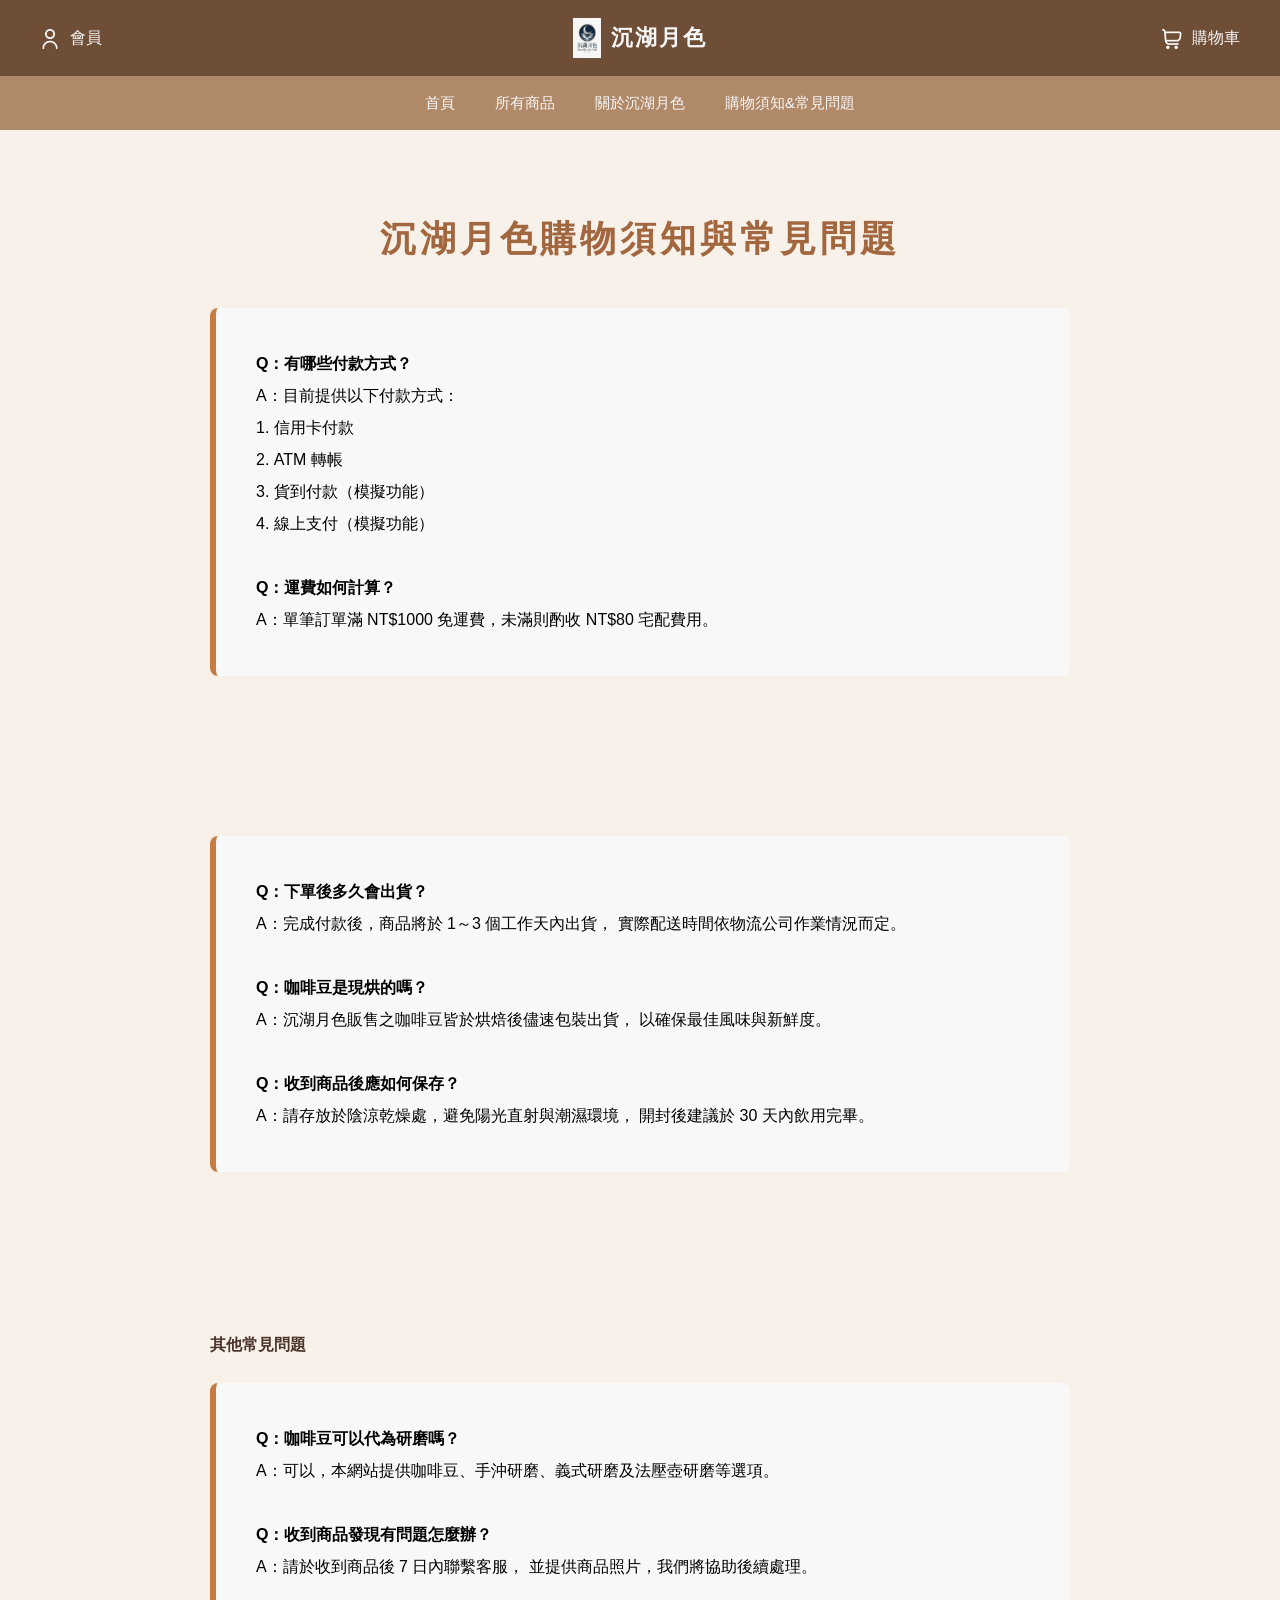
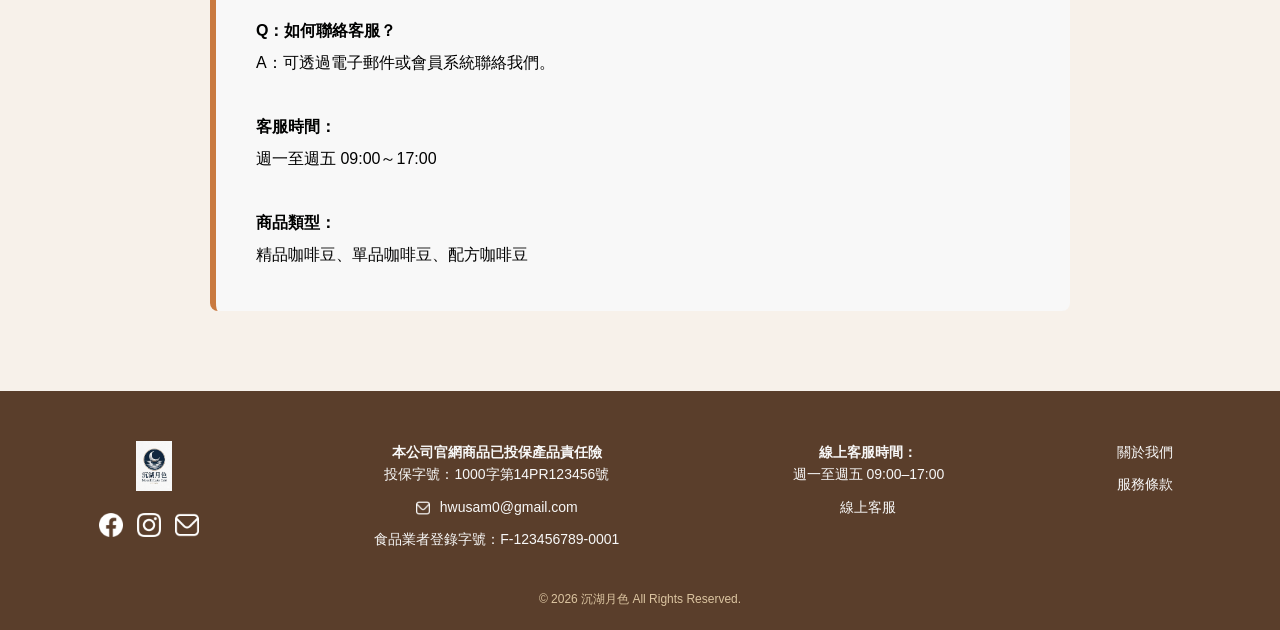
<file: remind.html>
<!DOCTYPE html>
<html lang="en">
<head>
    <meta charset="UTF-8">
    <meta name="viewport" content="width=device-width, initial-scale=1.0">
    <title>訂購須知｜沉湖月色</title>
    <link rel="stylesheet" href="assets/css/style.css">
</head>
<body>
    <header class="navbar">
        <div class="nav-left">
          <a href="member.html" class="member">
            <img src="assets/img/icon/user.png" class="nav-icon">
            <span id="memberText">會員</span>
          </a>
        </div>
        
        <div class="nav-center logo">
            <img src="assets/img/logo.jpg" alt="沉湖月色 Logo" class="site-logo">
            <span class="site-name">沉湖月色</span>
          </div>
        
        <div class="nav-right">
            <a href="cart.html" class="cart">
                <img src="assets/img/icon/shopping-cart.png" class="nav-icon">
                購物車
              </a>
        </div>
    </header>

    <nav class="sub-nav">
        <a href="index.html">首頁</a>
        <a href="products.html">所有商品</a>
        <a href="about.html">關於沉湖月色</a>
        <a href="remind.html">購物須知&常見問題</a>
    </nav>

    <section class="page">

      <h2 class="title">
          沉湖月色購物須知與常見問題
      </h2>
  
      <p class="text">
  
          <b>Q：有哪些付款方式？</b><br>
  
          A：目前提供以下付款方式：<br>
  
          1. 信用卡付款<br>
          2. ATM 轉帳<br>
          3. 貨到付款（模擬功能）<br>
          4. 線上支付（模擬功能）<br>
  
          <br>
  
          <b>Q：運費如何計算？</b><br>
  
          A：單筆訂單滿 NT$1000 免運費，未滿則酌收 NT$80 宅配費用。
  
      </p>
    </section>
      <section class="page">

        <p class="text">
    
            <b>Q：下單後多久會出貨？</b><br>
    
            A：完成付款後，商品將於 1～3 個工作天內出貨，
            實際配送時間依物流公司作業情況而定。
    
            <br><br>
    
            <b>Q：咖啡豆是現烘的嗎？</b><br>
    
            A：沉湖月色販售之咖啡豆皆於烘焙後儘速包裝出貨，
            以確保最佳風味與新鮮度。
    
            <br><br>
    
            <b>Q：收到商品後應如何保存？</b><br>
    
            A：請存放於陰涼乾燥處，避免陽光直射與潮濕環境，
            開封後建議於 30 天內飲用完畢。
    
        </p>
    
      </section>

    <section class="page">

      <b>其他常見問題</b>
  
      <br><br>
  
      <p class="text">
  
          <b>Q：咖啡豆可以代為研磨嗎？</b><br>
  
          A：可以，本網站提供咖啡豆、手沖研磨、義式研磨及法壓壺研磨等選項。
  
          <br><br>
  
          <b>Q：收到商品發現有問題怎麼辦？</b><br>
  
          A：請於收到商品後 7 日內聯繫客服，
          並提供商品照片，我們將協助後續處理。
  
          <br><br>
  
          <b>Q：如何聯絡客服？</b><br>
  
          A：可透過電子郵件或會員系統聯絡我們。
  
          <br><br>
  
          <b>客服時間：</b><br>
  
          週一至週五 09:00～17:00
  
          <br><br>
  
          <b>商品類型：</b><br>
  
          精品咖啡豆、單品咖啡豆、配方咖啡豆
  
      </p>
  
    </section>

    <footer class="footer footer-advanced">
        <div class="footer-container">
          <!--Logo社群-->
          <div class="footer-col">
            <img src="assets/img/logo.jpg" alt="沉湖月色 Logo" class="footer-logo">
      
            <div class="footer-social">
              <a href="https://www.facebook.com/profile.php?id=61590903743438&locale=zh_TW"><img src="assets/img/icon/facebook.png"></a>
              <a href="https://www.instagram.com/mumble_endless/"><img src="assets/img/icon/instagram.png"></a>
              <a href="mailto:hwusam0@gmail.com"><img src="assets/img/icon/envelope.png"></a>
            </div>
          </div>
          <!--公司資訊-->
          <div class="footer-col">
            <p>
              <b>本公司官網商品已投保產品責任險</b><br>
              投保字號：1000字第14PR123456號
            </p>
    
            <p>
              <img src="assets/img/icon/envelope.png" class="footer-icon">
              hwusam0@gmail.com
            </p>
      
            <p>
              食品業者登錄字號：F-123456789-0001
            </p>
          </div>
      
          <!--客服資訊-->
          <div class="footer-col">
            <p><b>線上客服時間：</b><br>週一至週五 09:00–17:00</p>
            <a href="mailto:hwusam0@gmail.com"><p>線上客服</p></a>
          </div>
      
          <!--網站連結-->
          <div class="footer-col">
            <a href="aboutus.html">關於我們</a>
            <a href="service.html">服務條款</a>
          </div>
      
        </div>
      
        <div class="footer-bottom">
          © 2026 沉湖月色 All Rights Reserved.
        </div>
      </footer>

</body>
</html>
</file>
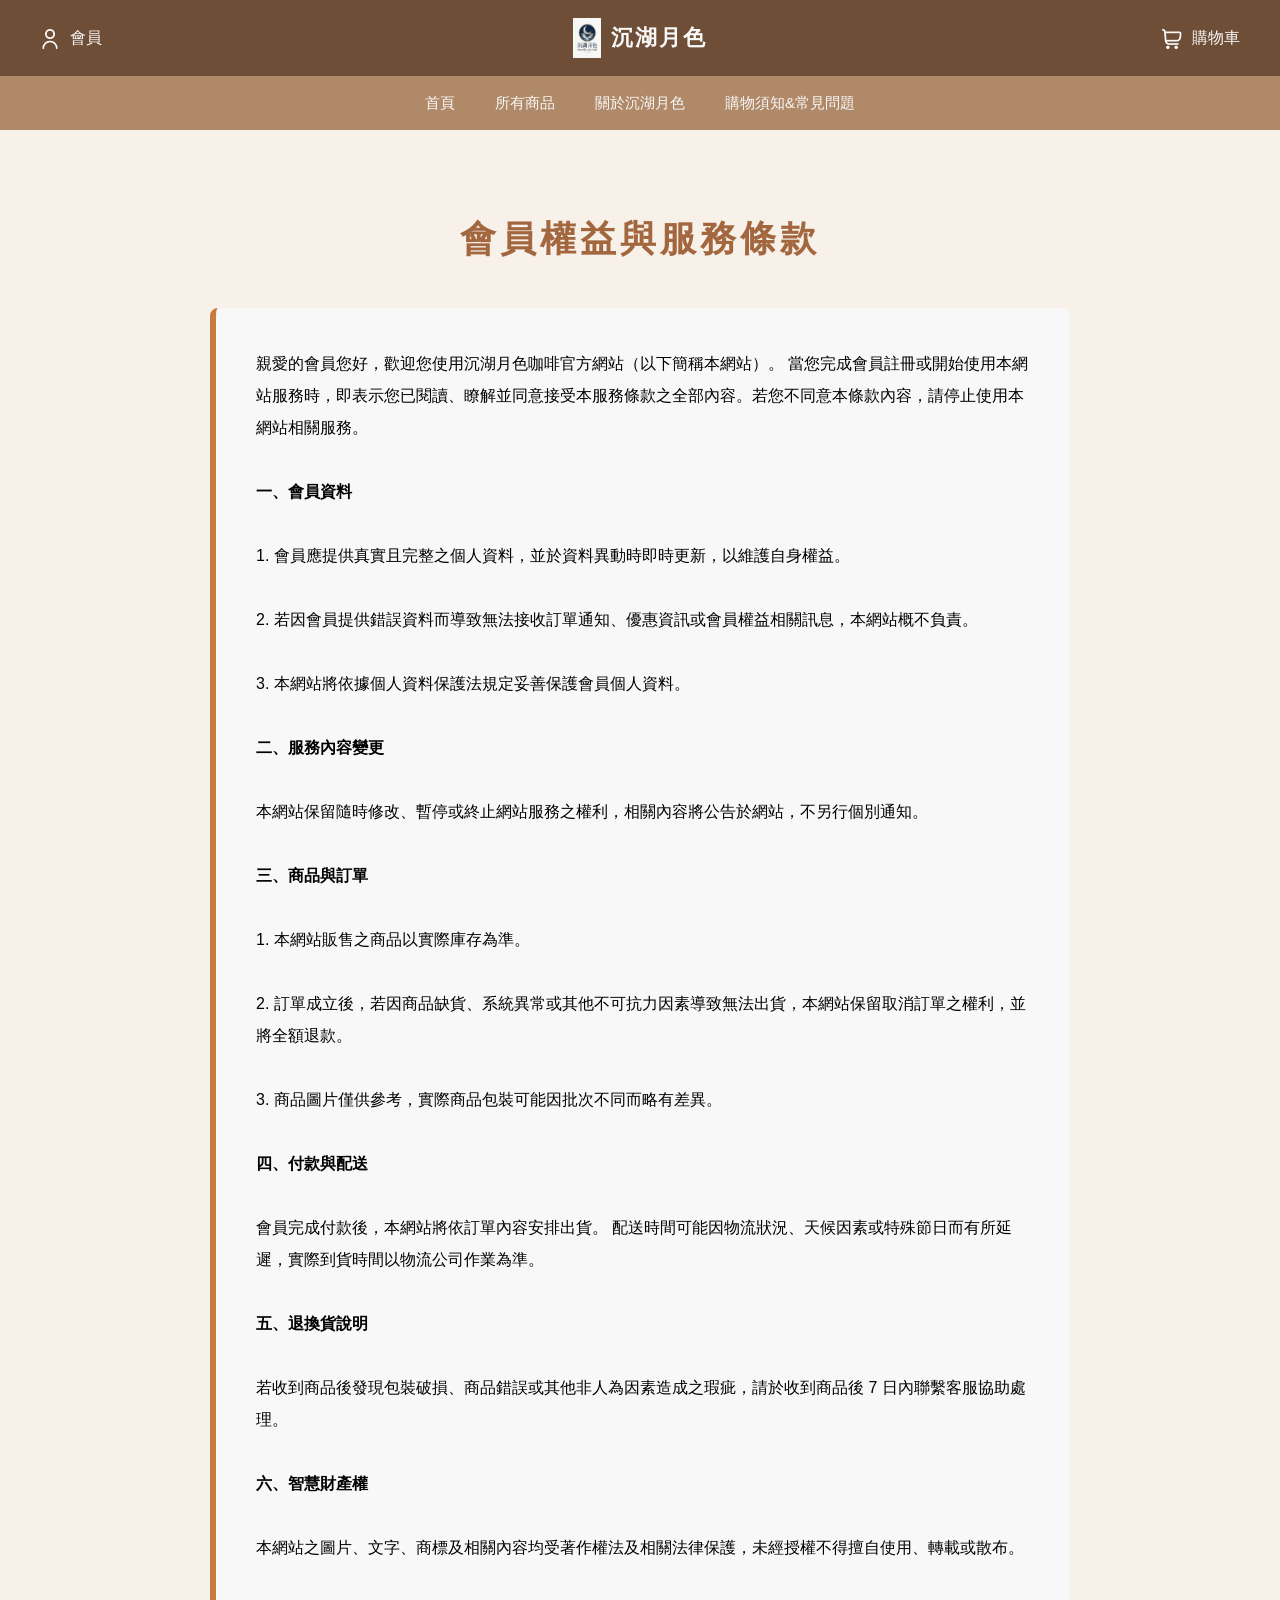
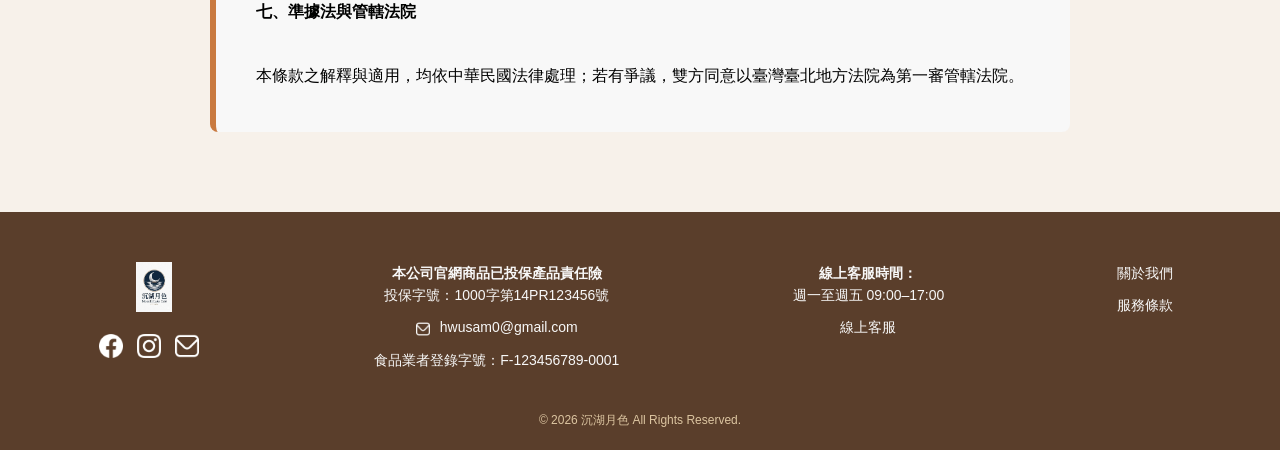
<file: service.html>
<!DOCTYPE html>
<html lang="en">
<head>
    <meta charset="UTF-8">
    <meta name="viewport" content="width=device-width, initial-scale=1.0">
    <title>服務條款｜沉湖月色</title>
    <link rel="stylesheet" href="assets/css/style.css">
</head>
<body>
    <header class="navbar">
        <div class="nav-left">
          <a href="member.html" class="member">
            <img src="assets/img/icon/user.png" class="nav-icon">
            <span id="memberText">會員</span>
          </a>
        </div>
        
        <div class="nav-center logo">
            <img src="assets/img/logo.jpg" alt="沉湖月色 Logo" class="site-logo">
            <span class="site-name">沉湖月色</span>
          </div>
        
        <div class="nav-right">
            <a href="cart.html" class="cart">
                <img src="assets/img/icon/shopping-cart.png" class="nav-icon">
                購物車
              </a>
        </div>
    </header>

    <nav class="sub-nav">
        <a href="index.html">首頁</a>
        <a href="products.html">所有商品</a>
        <a href="about.html">關於沉湖月色</a>
        <a href="remind.html">購物須知&常見問題</a>
    </nav>

    <section class="page">

      <h2 class="title">會員權益與服務條款</h2>
    
      <p class="text">
    
      親愛的會員您好，歡迎您使用沉湖月色咖啡官方網站（以下簡稱本網站）。
    
      當您完成會員註冊或開始使用本網站服務時，即表示您已閱讀、瞭解並同意接受本服務條款之全部內容。若您不同意本條款內容，請停止使用本網站相關服務。
    
      <br><br>
    
      <b>一、會員資料</b>
    
      <br><br>
    
      1. 會員應提供真實且完整之個人資料，並於資料異動時即時更新，以維護自身權益。
    
      <br><br>
    
      2. 若因會員提供錯誤資料而導致無法接收訂單通知、優惠資訊或會員權益相關訊息，本網站概不負責。
    
      <br><br>
    
      3. 本網站將依據個人資料保護法規定妥善保護會員個人資料。
    
      <br><br>
    
      <b>二、服務內容變更</b>
    
      <br><br>
    
      本網站保留隨時修改、暫停或終止網站服務之權利，相關內容將公告於網站，不另行個別通知。
    
      <br><br>
    
      <b>三、商品與訂單</b>
    
      <br><br>
    
      1. 本網站販售之商品以實際庫存為準。
    
      <br><br>
    
      2. 訂單成立後，若因商品缺貨、系統異常或其他不可抗力因素導致無法出貨，本網站保留取消訂單之權利，並將全額退款。
    
      <br><br>
    
      3. 商品圖片僅供參考，實際商品包裝可能因批次不同而略有差異。
    
      <br><br>
    
      <b>四、付款與配送</b>
    
      <br><br>
    
      會員完成付款後，本網站將依訂單內容安排出貨。
    
      配送時間可能因物流狀況、天候因素或特殊節日而有所延遲，實際到貨時間以物流公司作業為準。
    
      <br><br>
    
      <b>五、退換貨說明</b>
    
      <br><br>
    
      若收到商品後發現包裝破損、商品錯誤或其他非人為因素造成之瑕疵，請於收到商品後 7 日內聯繫客服協助處理。
    
      <br><br>
    
      <b>六、智慧財產權</b>
    
      <br><br>
    
      本網站之圖片、文字、商標及相關內容均受著作權法及相關法律保護，未經授權不得擅自使用、轉載或散布。
    
      <br><br>
    
      <b>七、準據法與管轄法院</b>
    
      <br><br>
    
      本條款之解釋與適用，均依中華民國法律處理；若有爭議，雙方同意以臺灣臺北地方法院為第一審管轄法院。
    
      </p>
    
    </section>

    <footer class="footer footer-advanced">
        <div class="footer-container">
          <!--Logo社群-->
          <div class="footer-col">
            <img src="assets/img/logo.jpg" alt="沉湖月色 Logo" class="footer-logo">
      
            <div class="footer-social">
              <a href="https://www.facebook.com/profile.php?id=61590903743438&locale=zh_TW"><img src="assets/img/icon/facebook.png"></a>
              <a href="https://www.instagram.com/mumble_endless/"><img src="assets/img/icon/instagram.png"></a>
              <a href="mailto:hwusam0@gmail.com"><img src="assets/img/icon/envelope.png"></a>
            </div>
          </div>
          <!--公司資訊-->
          <div class="footer-col">
            <p>
              <b>本公司官網商品已投保產品責任險</b><br>
              投保字號：1000字第14PR123456號
            </p>
    
            <p>
              <img src="assets/img/icon/envelope.png" class="footer-icon">
              hwusam0@gmail.com
            </p>
      
            <p>
              食品業者登錄字號：F-123456789-0001
            </p>
          </div>
      
          <!--客服資訊-->
          <div class="footer-col">
            <p><b>線上客服時間：</b><br>週一至週五 09:00–17:00</p>
            <a href="mailto:hwusam0@gmail.com"><p>線上客服</p></a>
          </div>
      
          <!--網站連結-->
          <div class="footer-col">
            <a href="aboutus.html">關於我們</a>
            <a href="service.html">服務條款</a>
          </div>
      
        </div>
      
        <div class="footer-bottom">
          © 2026 沉湖月色 All Rights Reserved.
        </div>
      </footer>
    
</body>
</html>
</file>
<file: assets/css/style.css>
* {
  box-sizing: border-box;
  margin: 0;
  padding: 0;
}

body{
  height:100%;
}

body{
  font-family: "Noto Sans TC", Arial, sans-serif;
  line-height: 1.6;
  background-color: #F7F1EA;
  color: #4A3428;

  display:flex;
  flex-direction:column;
  min-height:100vh;
}

.hidden{
  display:none !important;
}

a {
  text-decoration: none;
  color: #6F4E37;
}

a:hover {
  color: #C97A40;
}


.logo {
  display: flex;
  align-items: center;
  justify-content: center;
  gap: 10px;
}

.site-logo {
  height: 40px;
}

.site-name {
  font-size: 22px;
  font-weight: bold;
  letter-spacing: 2px;
}

.nav-icon {
  height: 20px;
  margin-right: 6px;
  vertical-align: middle;
}


/*導覽列nav(header)*/
.navbar {
  display: flex;
  justify-content: space-between;
  align-items: center;
  padding: 18px 40px;
  background-color: #6F4E37;
  color: #F8F8F8;
}

.navbar a {
  color: #F8F8F8;
}

.nav-left,
.nav-right {
  width: 20%;
}

.nav-right{
  text-align: right;
}

.nav-center {
  width: 60%;
  text-align: center;
  font-size: 22px;
  font-weight: bold;
}

/*次導覽列*/
.sub-nav {
  display: flex;
  justify-content: center;
  gap: 40px;
  padding: 15px 0;
  background-color: #B08968;
}

.sub-nav a {
  color: #F8F8F8;
  font-size: 15px;
}

.sub-nav a:hover {
  color: #DE541E;
}

/*主視覺*/
.hero {
  height: 400px;
  background-color: #6F4E37;
  color: #F8F8F8;
  display: flex;
  justify-content: center;
  align-items: center;
  position: relative;
}

.slideshow-container {
  max-height: 400px;
  position: relative;
  margin: auto;
  overflow: hidden;
}

.slideshow-container img {
  width: auto;
  height: 400px;
  object-fit: cover;
}

/* Slides */
.mySlides {
  display: none;
}

/* 淡入動畫 */
.fade {
  animation: fade 1.5s;
}

@keyframes fade {
  from { opacity: 0.4; }
  to { opacity: 1; }
}

/* 左右按鈕 */
.prev, .next {
  position: absolute;
  top: 50%;
  padding: 12px;
  color: white;
  font-size: 28px;
  cursor: pointer;
  user-select: none;
  background: rgba(0,0,0,0.4);
  border-radius: 3px;
  transform: translateY(-50%);
}

.next {
  right: 0;
}

.prev:hover, .next:hover {
  background: rgba(0,0,0,0.8);
}

/* 圓點 */
.dots {
  position: absolute;
  bottom: 15px;
  width: 100%;
  text-align: center;
}

.dot {
  position: relative;
  height: 10px;
  width: 10px;
  margin: 0px 2px;
  border-radius: 50%;
  background-color: #bbb;
  display: inline-block;
  transition: background-color 0.6s ease;
}

.dot.active {
  background-color: #717171;
}

/*主打商品*/
.featured {
  display: flex;
  justify-content: center;
  gap: 30px;
  margin: 60px auto;
}

.product-card {
  width: 250px;
  text-align: center;
}

.product-img {
  width: 100%;
  height: 180px;
  overflow: hidden;
  border-radius: 10px;
}

.product-img img {
  width: 100%;
  height: 100%;
  object-fit: cover;
}

/*按鈕*/
.to-products {
  text-align: center;
  margin-bottom: 80px;
}

.btn {
  display: inline-block;
  padding: 12px 24px;
  background-color: #A2673F;
  color: #F8F8F8;
  border-radius: 40px;
  font-size: 13px;
}

.btn:hover {
  background-color: #C97A40;
}

.popup-btn {/*彈出式廣告按鈕*/
  display: inline-block;
  margin-top: 20px;
  padding: 12px 28px;
  background-color: #A2673F;
  color: #F8F8F8;
  border-radius: 24px;
  font-size: 15px;
  letter-spacing: 10px;
  transition: background-color 0.3s;
}

.popup-btn:hover {
  background-color: #C97A40;
}

/*footer*/
.footer{
  margin-top:auto;
}

.footer {
  background-color: #5A3E2B;
  color: #F8F8F8;
  padding: 30px 0;
  text-align: center;
  font-size: 14px;

  margin-top:auto;
}

.footer-advanced {
  background-color: #5A3E2B;
  color: #F8F8F8;

  padding: 50px 40px 20px;

  font-size: 14px;

  width:100%;
}

.footer-container {
  display: grid;

  grid-template-columns:
  1.2fr
  2fr
  1.5fr
  1fr;

  gap: 40px;

  width:100%;
  max-width:1200px;

  margin:0 auto;
}

.footer-col p,
.footer-col a {
  margin-bottom: 10px;
  line-height: 1.6;
  color: #F8F8F8;
}

.footer-col a {
  display: block;
}

.footer-logo {
  height: 50px;
  margin-bottom: 16px;
}

.footer-social a {
  display: inline-block;
  margin-right: 10px;
}

.footer-social img {
  height: 24px;
}

.footer-icon {
  height: 14px;
  vertical-align: middle;
  margin-right: 6px;
}

.footer-bottom {
  text-align: center;
  margin-top: 30px;
  font-size: 12px;
  color: #DCC5A1;
}


/*商品卡片*/
.product-card {
  width: 260px;
  background-color: #FFF8F2;
  border: 2px solid #D8B08C;
  border-radius: 16px;
  padding: 20px;
  text-align: center;
  transition: transform 0.3s, box-shadow 0.3s;/*動畫*/
}

.product-card:hover {
  transform: translateY(-6px);
  box-shadow: 0 8px 20px rgba(0, 0, 0, 0.15);
}


.add-cart-btn {
  padding: 10px 22px;
  background-color: #A2673F;
  color: #F8F8F8;
  border: none;
  border-radius: 20px;
  cursor: pointer;
  font-size: 14px;
  transition: background-color 0.3s;
}

.add-cart-btn:hover {
  background-color: #C97A40;
}

.products-grid {/*商品卡片grid*/
  display: grid;
  grid-template-columns: repeat(auto-fit, minmax(260px, 1fr));
  gap: 40px;
  justify-items: center;
  margin: 10px;
}

.products-grid img{
  width: 100%;
  height: 180px;          
  object-fit: cover;   
  border-radius: 6px;
}

/*product*/
.product-detail {
  display: flex;
  gap: 40px;
  padding: 40px;
  justify-content: center;
  align-items: center;
}

.product-detail-img img {
  width: 420px;
  max-width: 100%;
  border-radius: 8px;
}

.product-detail-info {
  max-width: 480px;
}

.product-name {
  font-size: 28px;
}

.product-price {
  font-size: 24px;
  color: #A2673F;
  font-weight: bold;
}

.product-desc {
  line-height: 1.8;
  color: #333;
}

.product-qty input {
  width: 70px;
  padding: 6px;
  margin-left: 10px;
}

.add-cart-btn.big {
  margin-top: 20px;
  padding: 14px;
  font-size: 18px;
  background-color: #9B1D20;
  color: #F8F8F8;
  border: none;
  border-radius: 8px;
  cursor: pointer;
}

.add-cart-btn.big:hover {
  background-color: #DE541E;
}

/*cart*/
.cart-page {
  max-width: 1000px;
  margin: 80px auto;
  padding: 0 40px;
}

.cart-table {
  width: 100%;
  border-collapse: collapse;
  margin-top: 30px;
}

.cart-table th,
.cart-table td {
  border-bottom: 1px solid #ccc;
  padding: 14px;
  text-align: center;
}

.cart-table th {
  background-color: #B08968;
  color: #F8F8F8;
}

.cart-total {
  text-align: right;
  margin-top: 30px;
  font-size: 22px;
  font-weight: bold;
  color: #A2673F;
}

.qty-btn {
  padding: 4px 10px;
  margin: 0 6px;
  background-color: #B08968;
  color: #F8F8F8;
  border: none;
  border-radius: 4px;
  cursor: pointer;
}

.qty-btn:hover {
  background-color: #DE541E;
}

.delete-btn {
  padding: 6px 14px;
  background-color: #A2673F;
  color: #F8F8F8;
  border: none;
  border-radius: 6px;
  cursor: pointer;
}

.delete-btn:hover {
  background-color: #DE541E;
}

/*checkout*/
.checkout-page {
  max-width: 900px;
  margin: 80px auto;
  padding: 0 40px;
  display: grid;
  grid-template-columns: 1fr;
  gap: 60px;
}

.order-summary ul {
  list-style: none;
  margin-top: 20px;
}

.order-summary li {
  display: flex;
  justify-content: space-between;
  margin-bottom: 12px;
}

.order-total {
  margin-top: 20px;
  font-size: 20px;
  font-weight: bold;
  color: #A2673F;
  text-align: right;
}

.checkout-form label {
  display: block;
  margin-bottom: 16px;
}

.checkout-form input {
  width: 100%;
  padding: 10px;
  margin-top: 6px;
}

/*一般文字介紹*/
.title{
  font-size: 36px;
  letter-spacing: 4px;
  text-align: center;
  margin-bottom: 40px;
  color: #A2673F;
}

.text{
  font-size: 16px;
  line-height: 2;
  color: #000100;
  background-color: #F8F8F8;
  padding: 40px;
  border-left: 6px solid #C97A40;
  border-radius: 8px;
}

.page {
  width:100%;
  max-width:900px;

  margin:80px auto;
  padding:0 20px;
}

/*Product Options */
.product-options {
  margin: 30px 0;
  padding: 20px;
  border: 1px solid #ddd;
  border-radius: 10px;
  background: #FFF8F2;
}

.product-options h3 {
  margin: 15px 0 10px;
  color: #A2673F;
}

.product-options label {
  display: block;
  margin-bottom: 8px;
  cursor: pointer;
}

.total-price {
  margin-top: 20px;
  font-size: 20px;
  color: #C97A40;
}

.form-box {
  max-width: 100%;
  margin: 40px auto;
  padding: 30px;
  background: #fff;
  border: 1px solid #ddd;
  border-radius: 12px;
  box-shadow: 0 4px 12px rgba(0,0,0,0.1);
}

.form-box h3 {
  margin-bottom: 20px;
  color: #A2673F;
  text-align: center;
}

.form-group {
  margin-bottom: 16px;
}

.form-group label {
  display: block;
  margin-bottom: 6px;
  font-weight: bold;
  color: #333;
}

.form-group input {
  width: 100%;
  padding: 10px;
  border: 1px solid #ccc;
  border-radius: 6px;
}

.form-actions {
  display: flex;
  justify-content: space-between;
  margin-top: 20px;
}

.history-table {
  width: 100%;
  border-collapse: separate;   
  border-spacing: 0;           
  margin-top: 20px;
  font-size: 14px;
}

.history-table{

  width:100%;
  display:block;
  overflow-x:auto;
  white-space:nowrap;

}

.history-table button{

  padding:6px 10px;
  margin:2px;
  white-space:nowrap;

}

.history-table th, .history-table td {
  border: 1px solid #e0e0e0;
  padding: 12px 16px;          
  text-align: center;
}

.history-table th {
  background-color: #fafafa;  
  color: #444;
  font-weight: bold;
}

.history-table tr:nth-child(even) {
  background-color: #f9f9f9;  
}

.history-table tr:hover {
  background-color: #f1f1f1;  
  transition: background-color 0.3s ease;
}

.history-table img {
  max-width: 50px;          
  border-radius: 6px;
}

.review-list {
  list-style: none;
  padding: 0;
}

.review-list li {
  border-bottom: 1px solid #ddd;
  padding: 10px 0;
}

.product-extra {
  display: flex;
  gap: 40px;
  margin-top: 60px;
}

.product-specs, .product-reviews {
  flex: 1;
  background: #fff;
  padding: 20px;
  border: 1px solid #ddd;
  border-radius: 8px;
}

.product-specs h3, .product-reviews h3 {
  color: #A2673F;
  margin-bottom: 16px;
}

.product-specs ul {
  list-style: disc;
  padding-left: 20px;
  line-height: 1.8;
}

.product-reviews form {
  display: flex;
  flex-direction: column;
  gap: 12px;
}

.product-reviews textarea, 
.product-reviews select {
  width: 100%;
  padding: 8px;
  border: 1px solid #ccc;
  border-radius: 6px;
}

@media (max-width: 768px) {

  /* 導覽列 */
  .navbar {
    padding: 12px 20px;
  }

  .nav-center {
    font-size: 18px;
  }

  .nav-left,
  .nav-right {
    width: auto;
    font-size: 14px;
  }

  /*hero*/
  .hero {
    height: 220px;
    margin: 20px auto;
  }

  .hero img {
    height: 220px;
    object-fit: cover;
  }

  /* 輪播按鈕 */
  .prev,
  .next {
    font-size: 22px;
    padding: 10px;
  }

  /* 圓點 */
  .dots {
    bottom: 8px;
  }

  .dot {
    width: 8px;
    height: 8px;
  }

  /* 主打商品：直排 */
  .featured {
    flex-direction: column;
    align-items: center;
    gap: 24px;
  }

  .product-box {
    width: 80%;
    height: 200px;
  }

  /* 按鈕 */
  .btn {
    padding: 14px 28px;
    font-size: 14px;
  }

  /* footer */
  .footer {
    font-size: 12px;
    padding: 24px 10px;
  }

  .footer-container {
    grid-template-columns: 1fr;
    gap: 24px;
  }

  .footer-advanced {
    padding: 40px 20px;
  }

  .product-extra { 
    flex-direction: column; 
  }

  .product-detail {
    display:flex;
  
    width:100%;
    max-width:1200px;
  
    margin:0 auto;
  
    gap:40px;
    padding:40px 20px;
  
    justify-content:center;
    align-items:center;
  }

  .form-box { 
    padding: 20px; 
    margin: 20px auto; 
    border-radius: 8px; 
  }

  .form-actions {
    flex-direction: column;
    gap: 10px;
  }

  .btn {
    width: 100%;
    padding: 10px;
    font-size: 16px;
  }

  .history-table th, .history-table td {
    display: flex;
    flex-direction: column;
    align-items: center;
    gap: 24px;
  }
  
}
</file>
